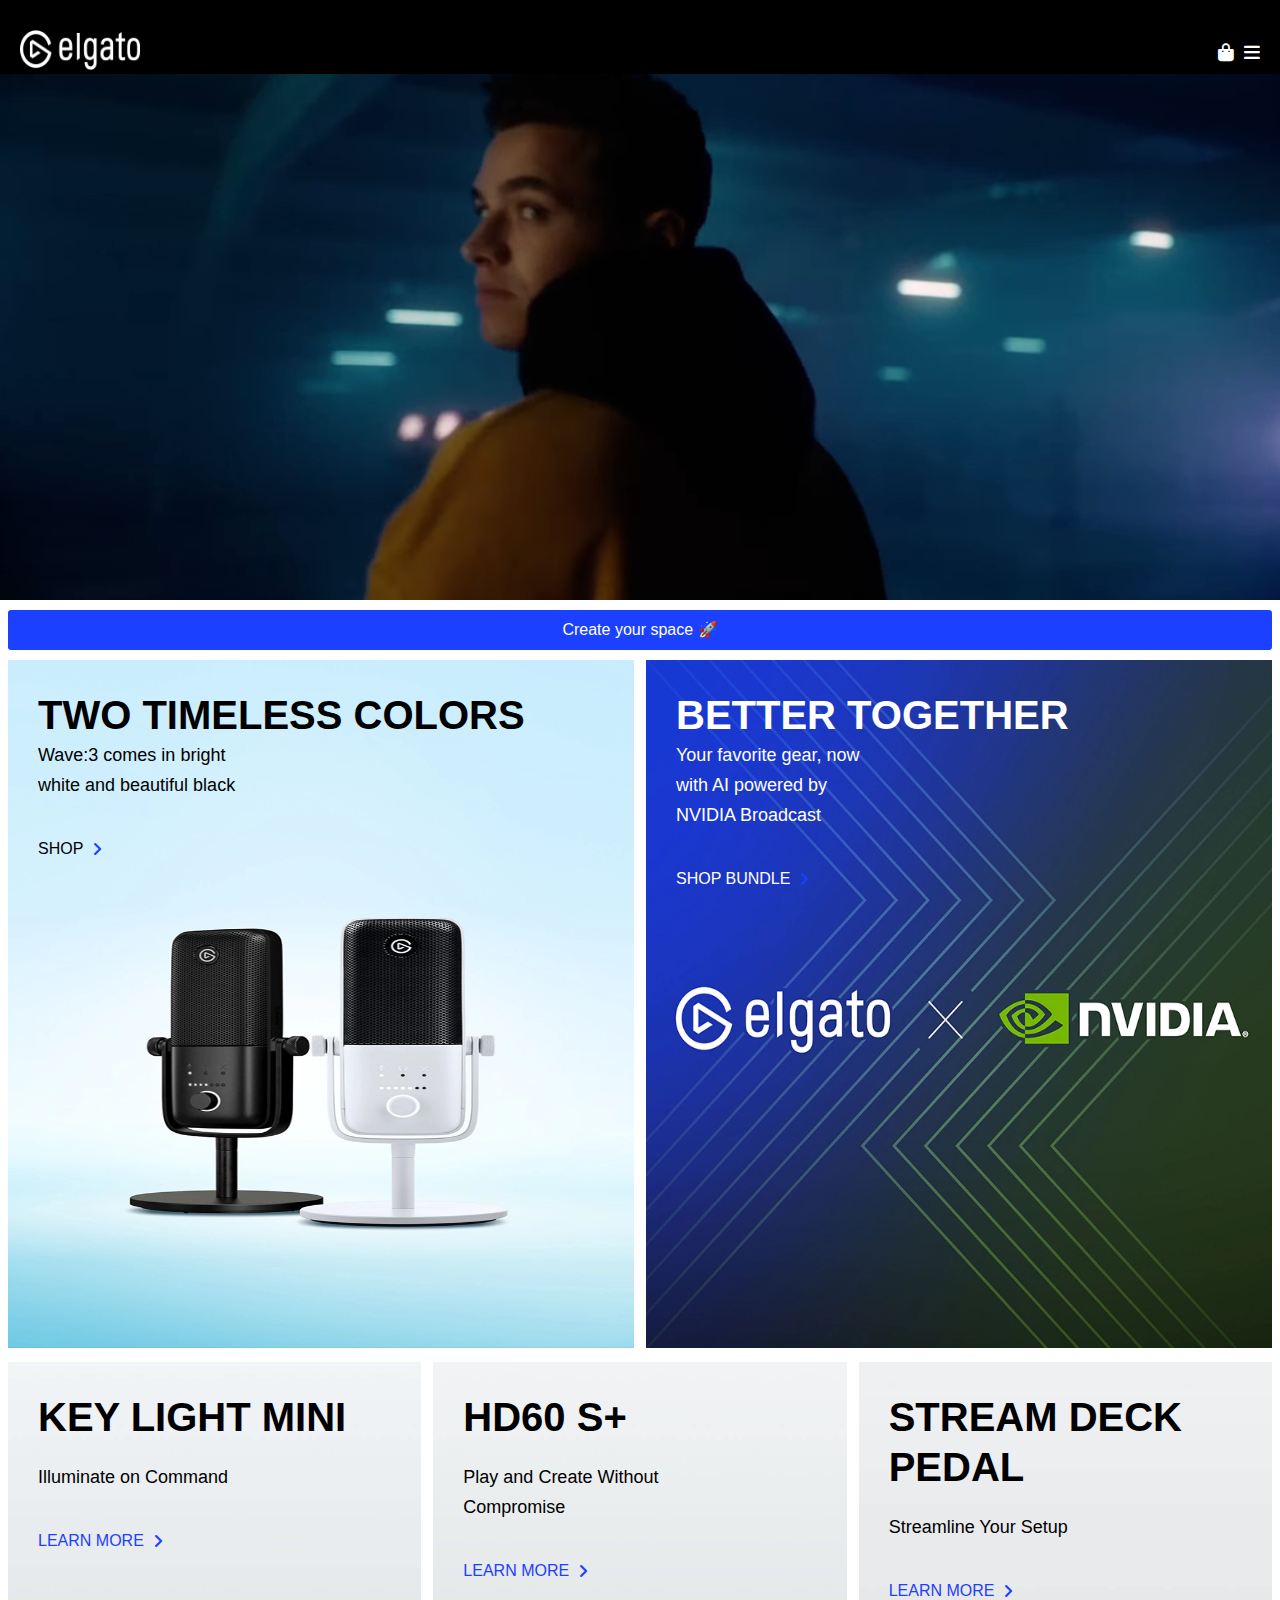
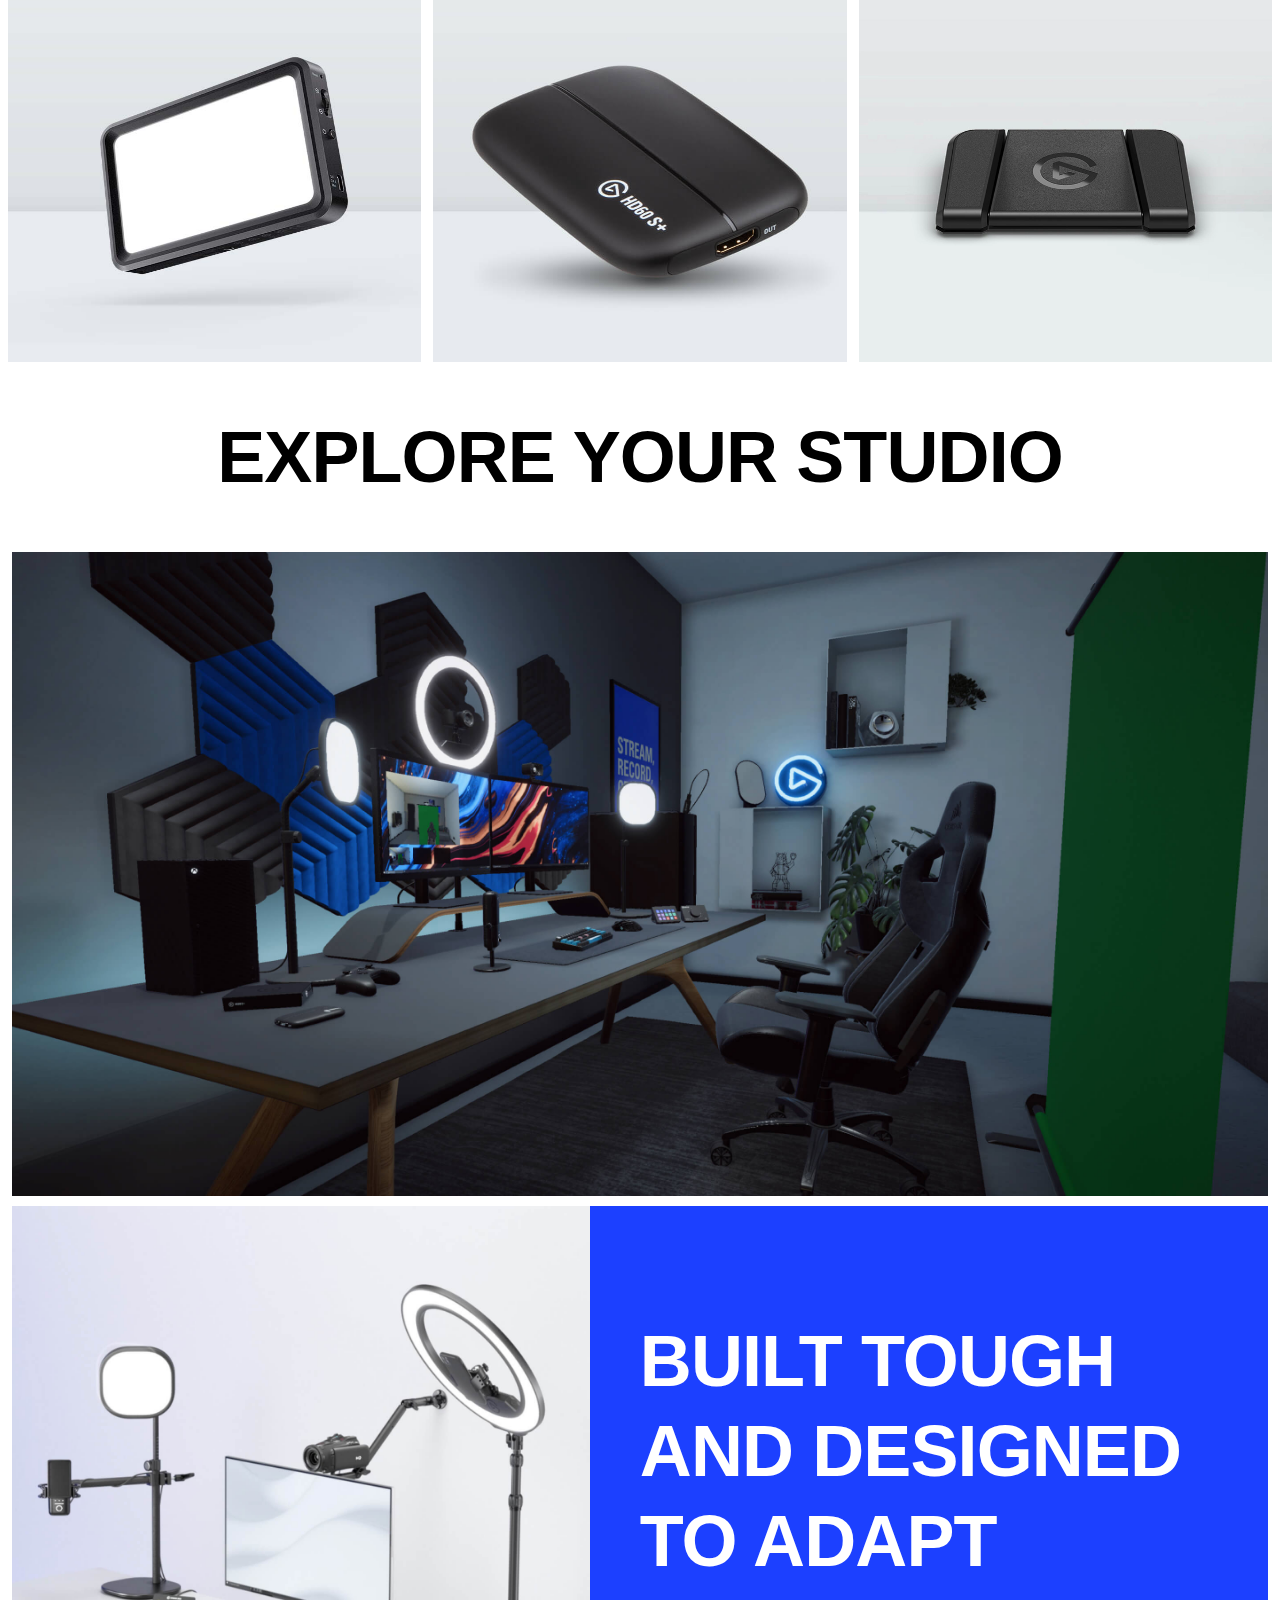
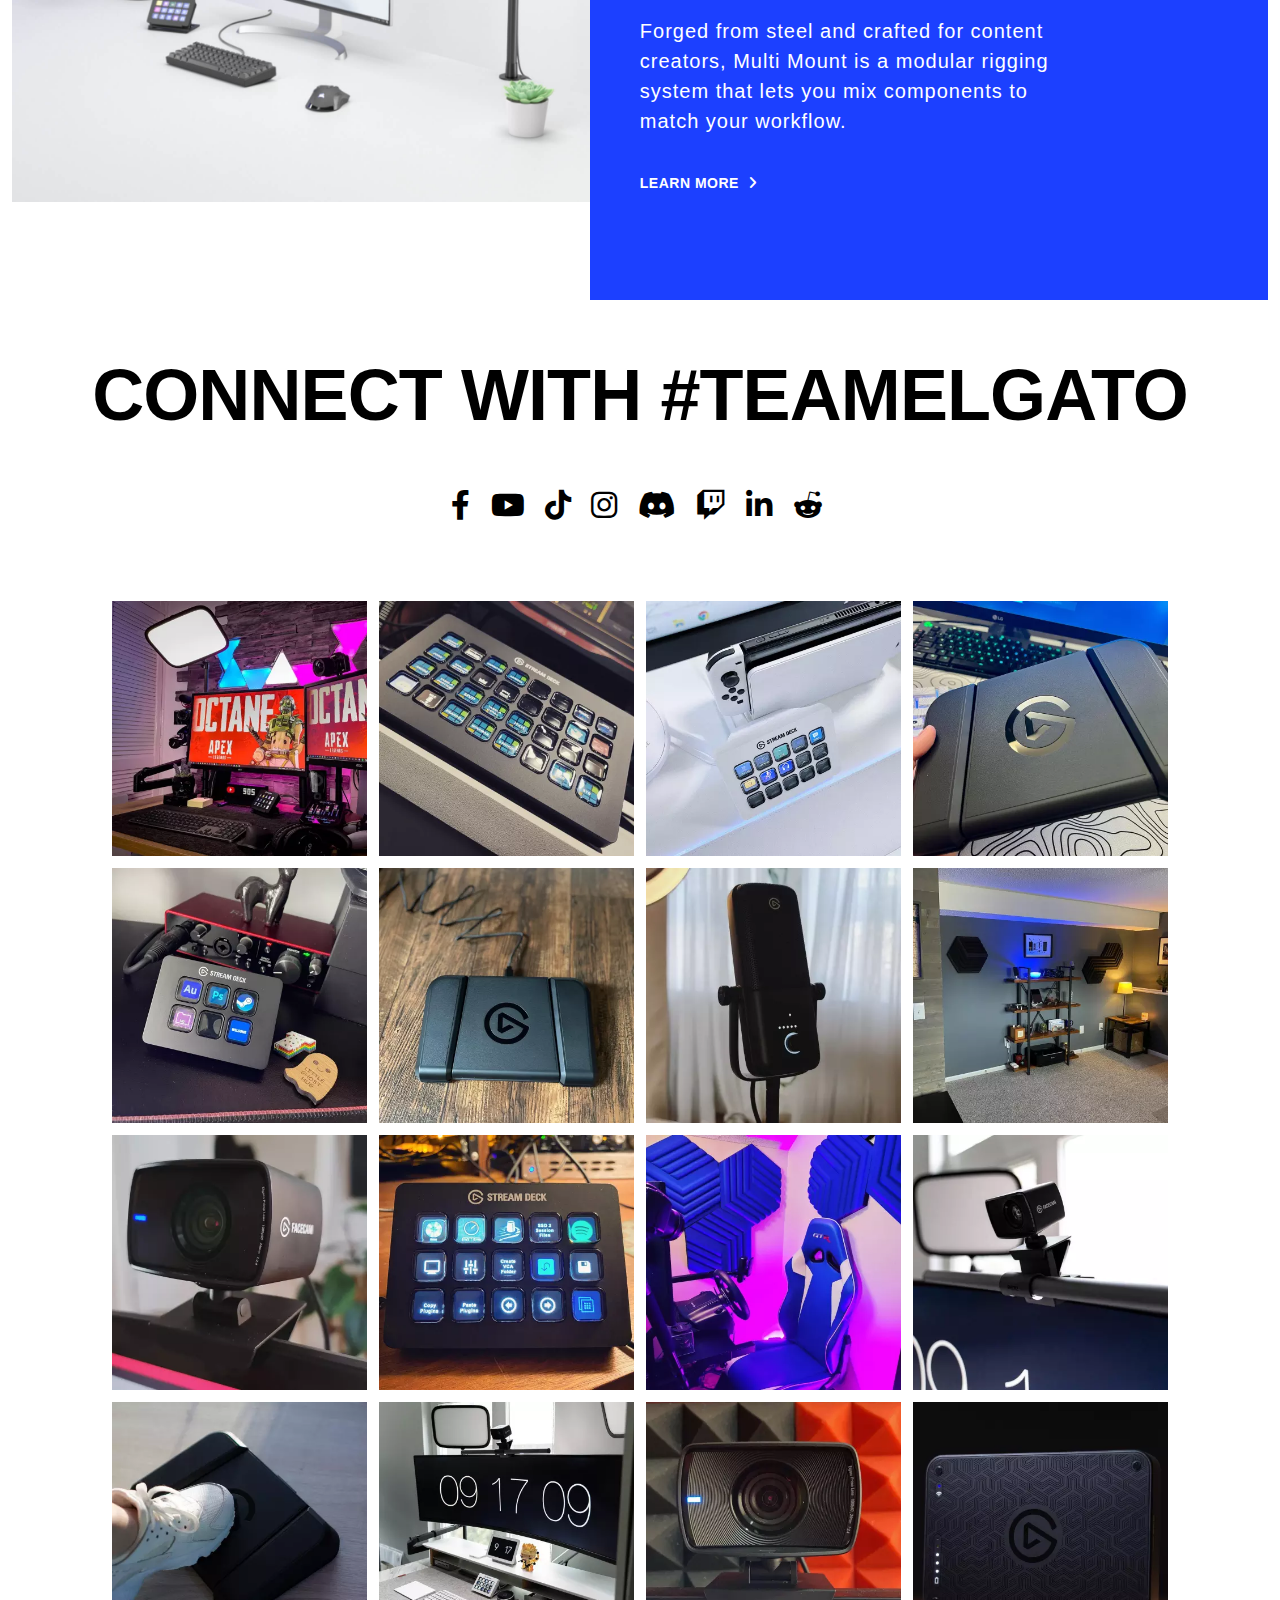
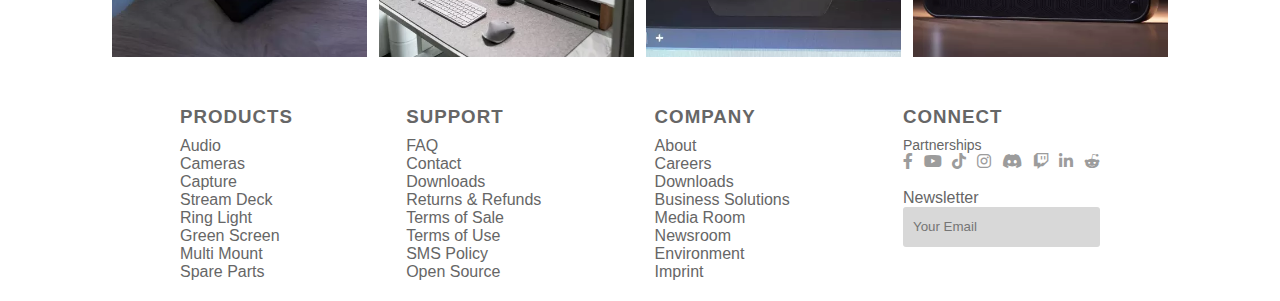
<file: index.html>
<!DOCTYPE html>
<html lang="en">

<head>
    <meta charset="UTF-8">
    <meta http-equiv="X-UA-Compatible" content="IE=edge">
    <meta name="viewport" content="width=device-width, initial-scale=1.0">
    <!-- <link rel="stylesheet" href="./css/responsive.css"> -->

    <link rel="stylesheet" href="./css/style.css">
    <link rel="stylesheet" href="">
    <link href="https://fonts.googleapis.com/css2?family=Roboto:ital,wght@0,300;0,400;0,500;1,700&display=swap"
        rel="stylesheet">
    <link rel="stylesheet" href="fontawesome-free-6.1.1-web/fontawesome-free-6.1.1-web/css/all.min.css">
    <link rel="shortcut icon" href="./images/logo-small.png" type="image/png" />
    <title>Elgato</title>
</head>

<body>

    <header>
        <video autoplay muted loop  class="header-video" style="height: 600px;">
            <source src="./video/video.mp4" type="video/mp4">
        </video>
        <div style="">
            <div class="header">
                <a href="index.html"> <img class="header-img" src="./images/logo.png" alt="">
                </a>
                <nav>
                    <ul class="header-menu">
                        <li> <a href="store.html">STORE</a>
                        </li>
                        <li class=""> <a href="#" class="">MICS</a>
                            <div class="header-subnav">
                                <div class="header-menu-child">
                                    <div class="header-menu-child-item">
                                        <img class="header-menu-img" src="./images/mics1.png" alt="">
                                        <h3 class="product-item"> Wave_1</h3>
                                    </div>
                                    <div class="header-menu-child-item">
                                        <img class="header-menu-img" src="./images/mics2.png" alt="">
                                        <h3 class="product-item"> Wave_1</h3>
                                    </div>
                                    <div class="header-menu-child-item">
                                        <img class="header-menu-img" src="./images/mics3.png" alt="">
                                        <h3 class="product-item"> Wave_1</h3>
                                    </div>
                                    <div class="header-menu-child-item">
                                        <img class="header-menu-img" src="./images/mics4.png" alt="">
                                        <h3 class="product-item"> Wave_1</h3>
                                    </div>
                                    <div class="header-menu-child-item">
                                        <img class="header-menu-img" src="./images/mics5.png" alt="">
                                        <h3 class="product-item"> Wave_1</h3>
                                    </div>
                                    <div class="header-menu-child-item">
                                        <img class="header-menu-img" src="./images/mics6.png" alt="">
                                        <h3 class="product-item"> Wave_1</h3>
                                    </div>
                                    <div class="header-menu-child-item">
                                        <img class="header-menu-img" src="./images/mics7.png" alt="">
                                        <h3 class="product-item"> Wave_1</h3>
                                    </div>
                                    <div class="header-menu-child-item">
                                        <img class="header-menu-img" src="./images/mics8.png" alt="">
                                        <h3 class="product-item"> Wave_1</h3>
                                    </div>
                                    <div class="header-menu-child-item">
                                        <img class="header-menu-img" src="./images/mics9.png" alt="">
                                        <h3 class="product-item"> Wave_1</h3>
                                    </div>
                                </div>
                            </div>
                        </li>
                        <li class=""> <a href="#">CAMERAS</a>
                            <div class="header-subnav">
                                <div class="header-menu-child">
                                    <div class="header-menu-child-item">
                                        <img class="header-menu-img" src="./images/fc1.png" alt="">
                                        <h3 class="product-item">
                                            Facecam
                                        </h3>
                                    </div>
                                    <div class="header-menu-child-item">
                                        <img class="header-menu-img" src="./images/fc2.png" alt="">
                                        <h3 class="product-item">
                                            cam link 4k
                                        </h3>
                                    </div>
                                    <div class="header-menu-child-item">
                                        <img class="header-menu-img" src="./images/fc3.png" alt="">
                                        <h3 class="product-item">
                                            cam link pro
                                        </h3>
                                    </div>
                                    <div class="header-menu-child-item">
                                        <img class="header-menu-img" src="./images/fc4.png" alt="">
                                        <h3 class="product-item">
                                            EPOCCAM
                                        </h3>
                                    </div>
                                </div>
                            </div>
                        </li>
                        <li class=""> <a href="#">CAPTURE</a>
                            <div class="header-subnav">
                                <div class="header-menu-child">
                                    <div class="header-menu-child-item">
                                        <img class="header-menu-img" src="./images/cap1.png" alt="">
                                        <h3 class="product-item">
                                            HD60 X
                                        </h3>
                                    </div>
                                    <div class="header-menu-child-item">
                                        <img class="header-menu-img" src="./images/cap2.png" alt="">
                                        <h3 class="product-item">
                                            HD60 S+
                                        </h3>
                                    </div>
                                    <div class="header-menu-child-item">
                                        <img class="header-menu-img" src="./images/cap3.png" alt="">
                                        <h3 class="product-item">
                                            4K60 S+
                                        </h3>
                                    </div>
                                    <div class="header-menu-child-item">
                                        <img class="header-menu-img" src="./images/cap4.png" alt="">
                                        <h3 class="product-item">
                                            4K60 PRO
                                        </h3>
                                    </div>
                                    <div class="header-menu-child-item">
                                        <img class="header-menu-img" src="./images/cap5.png" alt="">
                                        <h3 class="product-item">
                                            Screen Link
                                        </h3>
                                    </div>
                                    <div class="header-menu-child-item">
                                        <img class="header-menu-img" src="./images/cap6.png" alt="">
                                        <h3 class="product-item">
                                            Video Capture
                                        </h3>
                                    </div>
                                </div>
                            </div>
                        </li>
                        <li class=""> <a href="#">STREAM DECK</a>
                            <div class="header-subnav">
                                <div class="header-menu-child">
                                    <div class="header-menu-child-item">
                                        <img class="header-menu-img" src="./images/deck1.png" alt="">
                                        <h3 class="product-item2">
                                            STREAM DECK XL
                                        </h3>
                                    </div>
                                    <div class="header-menu-child-item">
                                        <img class="header-menu-img" src="./images/deck2.png" alt="">
                                        <h3 class="product-item2">
                                            Stream Deck
                                        </h3>
                                    </div>
                                    <div class="header-menu-child-item">
                                        <img class="header-menu-img" src="./images/deck3.png" alt="">
                                        <h3 class="product-item2">
                                            Stream Deck MK.2
                                        </h3>
                                    </div>
                                    <div class="header-menu-child-item">
                                        <img class="header-menu-img" src="./images/deck4.png" alt="">
                                        <h3 class="product-item2">
                                            Stream Deck Mini
                                        </h3>
                                    </div>
                                    <div class="header-menu-child-item">
                                        <img class="header-menu-img" src="./images/deck5.png" alt="">
                                        <h3 class="product-item2">
                                            stream deck pedal
                                        </h3>
                                    </div>
                                    <div class="header-menu-child-item">
                                        <img class="header-menu-img" src="./images/deck6.png" alt="">
                                        <h3 class="product-item2">
                                            STREAM DECK MOBILE
                                        </h3>
                                    </div>
                                    <div class="header-menu-child-item">
                                        <img class="header-menu-img" src="./images/deck7.png" alt="">
                                        <h3 class="product-item2">
                                            Software
                                        </h3>
                                    </div>
                                    <div class="header-menu-child-item">
                                        <img class="header-menu-img" src="./images/deck8.png" alt="">
                                        <h3 class="product-item2">
                                            Get Started
                                        </h3>
                                    </div>
                                    <div class="header-menu-child-item">
                                        <img class="header-menu-img" src="./images/deck9.png" alt="">
                                        <h3 class="product-item2">
                                            SDK
                                        </h3>
                                    </div>
                                </div>
                            </div>
                        </li>
                        <li class=""> <a href="#">LIGHTING</a>
                            <div class="header-subnav">
                                <div class="header-menu-child">
                                    <div class="header-menu-child-item">
                                        <img class="header-menu-img" src="./images/light1.png" alt="">
                                        <h3 class="product-item">
                                            Ring Light
                                        </h3>
                                    </div>
                                    <div class="header-menu-child-item">
                                        <img class="header-menu-img" src="./images/light2.png" alt="">
                                        <h3 class="product-item">
                                            Key Light Air
                                        </h3>
                                    </div>
                                    <div class="header-menu-child-item">
                                        <img class="header-menu-img" src="./images/light3.png" alt="">
                                        <h3 class="product-item">
                                            Key Light
                                        </h3>
                                    </div>
                                    <div class="header-menu-child-item">
                                        <img class="header-menu-img" src="./images/light4.png" alt="">
                                        <h3 class="product-item">
                                            key light mini
                                        </h3>
                                    </div>
                                    <div class="header-menu-child-item">
                                        <img class="header-menu-img" src="./images/light5.png" alt="">
                                        <h3 class="product-item">
                                            Light Strip
                                        </h3>
                                    </div>
                                </div>
                            </div>
                        </li>
                        <li class=""> <a href="#">GREEN SCREEN</a>
                            <div class="header-subnav">
                                <div class="header-menu-child">
                                    <div class="header-menu-child-item">
                                        <img class="header-menu-img" src="./images/green1.png" alt="">
                                        <h3 class="product-item">
                                            Green Screen MT
                                        </h3>
                                    </div>
                                    <div class="header-menu-child-item">
                                        <img class="header-menu-img" src="./images/green2.png" alt="">
                                        <h3 class="product-item">
                                            green screen
                                        </h3>
                                    </div>
                                    <div class="header-menu-child-item">
                                        <img class="header-menu-img" src="./images/green3.png"
                                            style="margin-left: 35px;" alt="">
                                        <h3 class="product-item">
                                            GREEN SCREEN MOUSE MAT
                                        </h3>
                                    </div>
                                </div>
                            </div>
                        </li>
                        <li class=""> <a href="#">MULTI MOUNT</a>
                            <div class="header-subnav">
                                <div class="header-menu-child">
                                    <div class="header-menu-child-item">
                                        <img class="header-menu-img" src="./images/multi1.png" alt="">
                                        <h3 class="product-item2">
                                            Multi Mount System
                                        </h3>
                                    </div>
                                    <div class="header-menu-child-item">
                                        <img class="header-menu-img" src="./images/multi2.png" alt="">
                                        <h3 class="product-item2">
                                            Configurator
                                        </h3>
                                    </div>
                                    <div class="header-menu-child-item">
                                        <img class="header-menu-img" src="./images/multi3.png" alt="">
                                        <h3 class="product-item2">
                                            Master Mount
                                        </h3>
                                    </div>
                                    <div class="header-menu-child-item">
                                        <img class="header-menu-img" src="./images/multi4.png" alt="">
                                        <h3 class="product-item2">
                                            wall mount
                                        </h3>
                                    </div>
                                    <div class="header-menu-child-item">
                                        <img class="header-menu-img" src="./images/multi5.png" alt="">
                                        <h3 class="product-item2">
                                            Flex Arm
                                        </h3>
                                    </div>
                                    <div class="header-menu-child-item">
                                        <img class="header-menu-img" src="./images/multi6.png" alt="">
                                        <h3 class="product-item2">
                                            Solid Arm
                                        </h3>
                                    </div>
                                    <div class="header-menu-child-item">
                                        <img class="header-menu-img" src="./images/multi7.png" alt="">
                                        <h3 class="product-item2">
                                            Heavy Base
                                        </h3>
                                    </div>
                                    <div class="header-menu-child-item">
                                        <img class="header-menu-img" src="./images/multi8.png" alt="">
                                        <h3 class="product-item2">
                                            Phone Grip
                                        </h3>
                                    </div>
                                    <div class="header-menu-child-item">
                                        <img class="header-menu-img" src="./images/multi9.png" alt="">
                                        <h3 class="product-item2">
                                            cold shoe
                                        </h3>
                                    </div>
                                </div>

                            </div>
                        </li>
                    </ul>
                </nav>
                <div class="header-menu-right">
                    <p>Downloads</p>
                    <i class="fa-solid fa-bag-shopping"></i>
                    <i class="fa-solid fa-bars header-menu-icon2"></i>
                </div>
            </div>
        </div>
    </header>
    <div class="item">
        <a href="" class="item-small">
            <div class="item-title">
                Create your space 🚀
            </div>
        </a>
    </div>
    <article>
        <div class="article-content">
            <a href="elgatoxnvidia.html" class="article-left">
                <img class="article-img" src="./images/sp1.png" alt="">
                <div class="article-tittle-box">
                    <h3>
                        TWO TIMELESS COLORS
                    </h3>
                    <div class="article-tittle-box2">
                        <p>Wave:3 comes in bright white and beautiful black</p>
                    </div>
                    <div class="article-tittle-box3">
                        <p>shop</p>
                        <i class="fa-solid fa-angle-right"></i>
                    </div>
                </div>

            </a>
            <a href="elgatoxnvidia.html" class="article-right">
                <img class="article-img" src="./images/what's1.png" alt="">
                <div class="article-tittle-box ">
                    <h3 style="color: white;">
                        BETTER TOGETHER
                    </h3>
                    <div class="article-tittle-box2">
                        <p style="color: white;">Your favorite gear, now with AI powered by NVIDIA Broadcast</p>
                    </div>
                    <div class="article-tittle-box3">
                        <p style="color: white;">
                            shop bundle
                        </p>
                        <i class="fa-solid fa-angle-right"></i>
                    </div>
                </div>
            </a>
        </div>
        <div class="article-content-small">
            <a href="#" class="article-content-small-box1">
                <div class="article-content-small-img1"></div>
                <div class="article-content-small-title">
                    <h3>
                        Key Light Mini
                    </h3>
                    <div class="article-tittle-box2">
                        <p>Illuminate on Command</p>
                    </div>
                    <div class="article-tittle-box3">
                        <p>
                            learn more
                        </p>
                        <i class="fa-solid fa-angle-right"></i>
                    </div>
                </div>
            </a>

            <a href="#" class="article-content-small-box1">
                <div class="article-content-small-img2">

                </div>
                <div class="article-content-small-title">
                    <h3>
                        HD60 s+
                    </h3>
                    <div class="article-tittle-box2">
                        <p>Play and Create Without Compromise</p>
                    </div>
                    <div class="article-tittle-box3">
                        <p>
                            learn more
                        </p>
                        <i class="fa-solid fa-angle-right"></i>
                    </div>
                </div>
            </a>

            <a href="#" class="article-content-small-box1">
                <div class="article-content-small-img3">

                </div>
                <div class="article-content-small-title">
                    <h3>
                        Stream Deck Pedal
                    </h3>
                    <div class="article-tittle-box2">
                        <p>Streamline Your Setup</p>
                    </div>
                    <div class="article-tittle-box3">
                        <p>
                            learn more
                        </p>
                        <i class="fa-solid fa-angle-right"></i>
                    </div>
                </div>
            </a>
        </div>
    </article>
    <aside>
        <h1>Explore Your Studio</h1>
        <img src="./images/sp6.png" alt="">
        <div class="aside-content">
            <div class="aside-img">
                <img src="./images/sp11.png" alt="">
            </div>
            <div class="aside-title">
                <div>
                    <h2>
                        BUILT TOUGH AND DESIGNED TO ADAPT
                    </h2>
                    <div class="aside-title2">
                        <p>Forged from steel and crafted for content creators, Multi Mount is a modular rigging system
                            that lets you mix components to match your workflow.</p>
                    </div>
                    <div class="aside-more">
                        <p>
                            learn more
                        </p>
                        <i class="fa-solid fa-angle-right"></i>
                    </div>
                </div>
            </div>
        </div>
        <h1>CONNECT WITH #TEAMELGATO</h1>
        <a href="" class="aside-title-small">
            <i class="fa-brands fa-facebook-f"></i>
            <i class="fa-brands fa-youtube"></i>
            <i class="fa-brands fa-tiktok"></i>
            <i class="fa-brands fa-instagram"></i>
            <i class="fa-brands fa-discord"></i>
            <i class="fa-brands fa-twitch"></i>
            <i class="fa-brands fa-linkedin-in"></i>
            <i class="fa-brands fa-reddit-alien"></i>
        </a>
        <a href="#" class="average">
            <img src="./images/danhgia1.png" alt="">
            <img src="./images/danhgia2.png" alt="">
            <img src="./images/danhgia3.png" alt="">
            <img src="./images/danhgia4.png" alt="">
            <img src="./images/danhgia5.png" alt="">
            <img src="./images/danhgia6.png" alt="">
            <img src="./images/danhgia7.png" alt="">
            <img src="./images/danhgia8.png" alt="">
            <img src="./images/danhgia9.png" alt="">
            <img src="./images/danhgia10.png" alt="">
            <img src="./images/danhgia11.png" alt="">
            <img src="./images/danhgia12.png" alt="">
            <img src="./images/danhgia13.png" alt="">
            <img src="./images/danhgia14.png" alt="">
            <img src="./images/danhgia15.png" alt="">
            <img src="./images/danhgia16.png" alt="">
        </a>
    </aside>

    <footer>
        <div class="product">
            <div href="#" class="product-link">
                <h3 class="product-title">PRODUCTS</h3>
                <div class="product-sell">
                    <a href="">
                        <p>Audio</p>
                    </a>
                    <a href="">
                        <p>Cameras</p>
                    </a>
                    <a href="">
                        <p>Capture</p>
                    </a>
                    <a href="">
                        <p>Stream Deck</p>
                    </a>
                    <a href="">
                        <p>Ring Light</p>
                    </a>
                    <a href="">
                        <p>Green Screen</p>
                    </a>
                    <a href="">
                        <p>Multi Mount</p>
                    </a>
                    <a href="">
                        <p>Spare Parts</p>
                    </a>
                </div>
                <div class="product-icon">
                    <i class="fa-solid fa-plus"></i>
                </div>
            </div>
        </div>
        <div class="product">
            <div href="#" class="product-link">
                <h3 class="product-title">SUPPORT</h3>
                <div class="product-sell">
                    <a href="">
                        <p>FAQ</p>
                    </a>
                    <a href="">
                        <p>Contact</p>
                    </a>
                    <a href="">
                        <p>Downloads</p>
                    </a>
                    <a href="">
                        <p>Returns & Refunds</p>
                    </a>
                    <a href="">
                        <p>Terms of Sale</p>
                    </a>
                    <a href="">
                        <p>Terms of Use</p>
                    </a>
                    <a href="">
                        <p>SMS Policy</p>
                    </a>
                    <a href="">
                        <p>Open Source</p>
                    </a>
                </div>
                <div class="product-icon">
                    <i class="fa-solid fa-plus"></i>
                </div>
            </div>
        </div>
        <div class="product">
            <div href="#" class="product-link">
                <h3 class="product-title">COMPANY</h3>
                <div class="product-sell">
                    <a href="">
                        <p>About</p>
                    </a>
                    <a href="./career.html">
                        <p>Careers</p>
                    </a>
                    <a href="">
                        <p>Downloads</p>
                    </a>
                    <a href="">
                        <p>Business Solutions</p>
                    </a>
                    <a href="">
                        <p>Media Room</p>
                    </a>
                    <a href="">
                        <p>Newsroom</p>
                    </a>
                    <a href="">
                        <p>Environment</p>
                    </a>
                    <a href="">
                        <p>Imprint</p>
                    </a>
                </div>
                <div class="product-icon">
                    <i class="fa-solid fa-plus"></i>
                </div>
            </div>
        </div>
        <div class="product">
            <a href="#" class="product-link">
                <h3 class="product-title">CONNECT</h3>
                <div class="product-sell">
                    <p style="font-size: 14px;">Partnerships</p>
                    <div class="footer-link">
                        <i class="fa-brands fa-facebook-f"></i>
                        <i class="fa-brands fa-youtube"></i>
                        <i class="fa-brands fa-tiktok"></i>
                        <i class="fa-brands fa-instagram"></i>
                        <i class="fa-brands fa-discord"></i>
                        <i class="fa-brands fa-twitch"></i>
                        <i class="fa-brands fa-linkedin-in"></i>
                        <i class="fa-brands fa-reddit-alien"></i>
                    </div>
                    <p>Newsletter</p>
                    <input class="footer-submit" type="text" placeholder="Your Email">
                </div>
                <div class="product-icon">
                    <i class="fa-solid fa-plus"></i>
                </div>
            </a>
        </div>
    </footer>

    <script src="./js/jquery-3.6.0.min.js"></script>
    <script>
        $(document).ready(function () {
            $(window).scroll(function () {
                if ($(this).scrollTop()) {
                    $(".header").addClass("sticky");
                } else {
                    $(".header").removeClass("sticky");
                }
            })
        })
    </script>
</body>

</html>
</file>
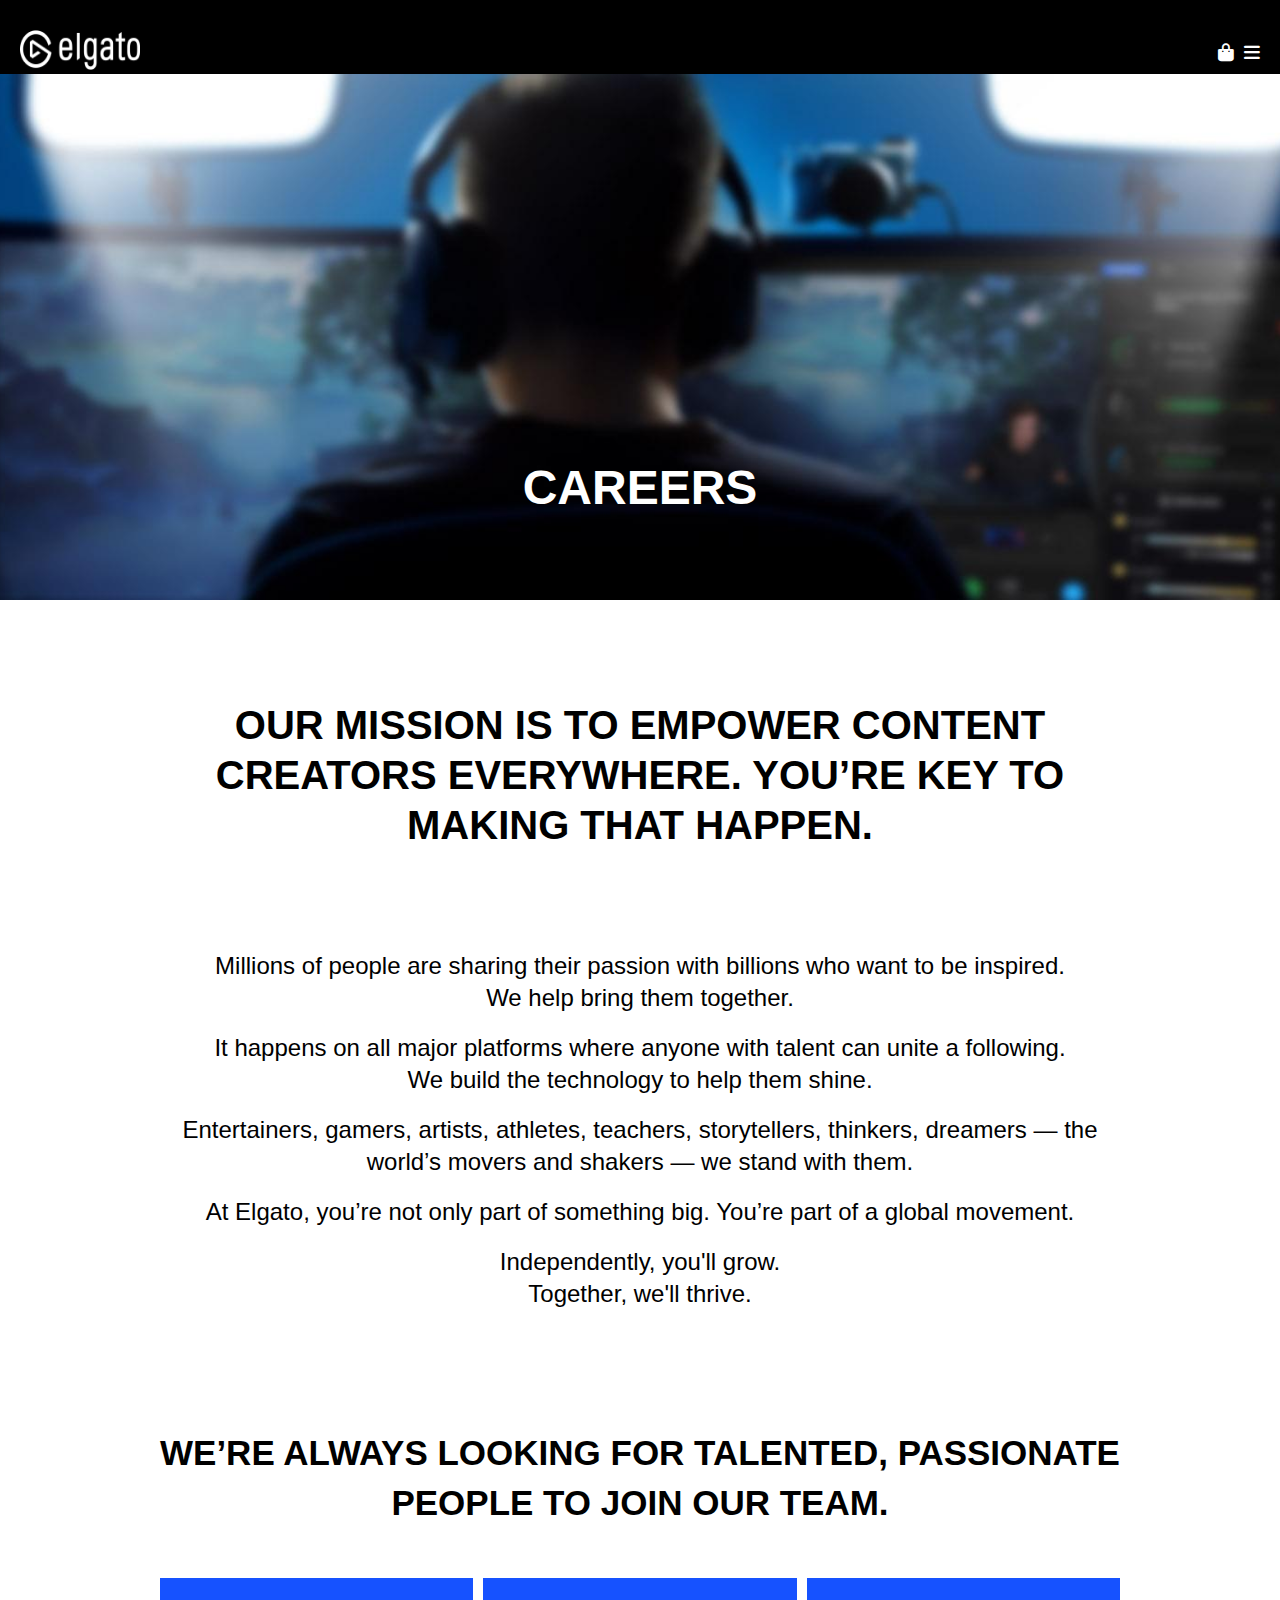
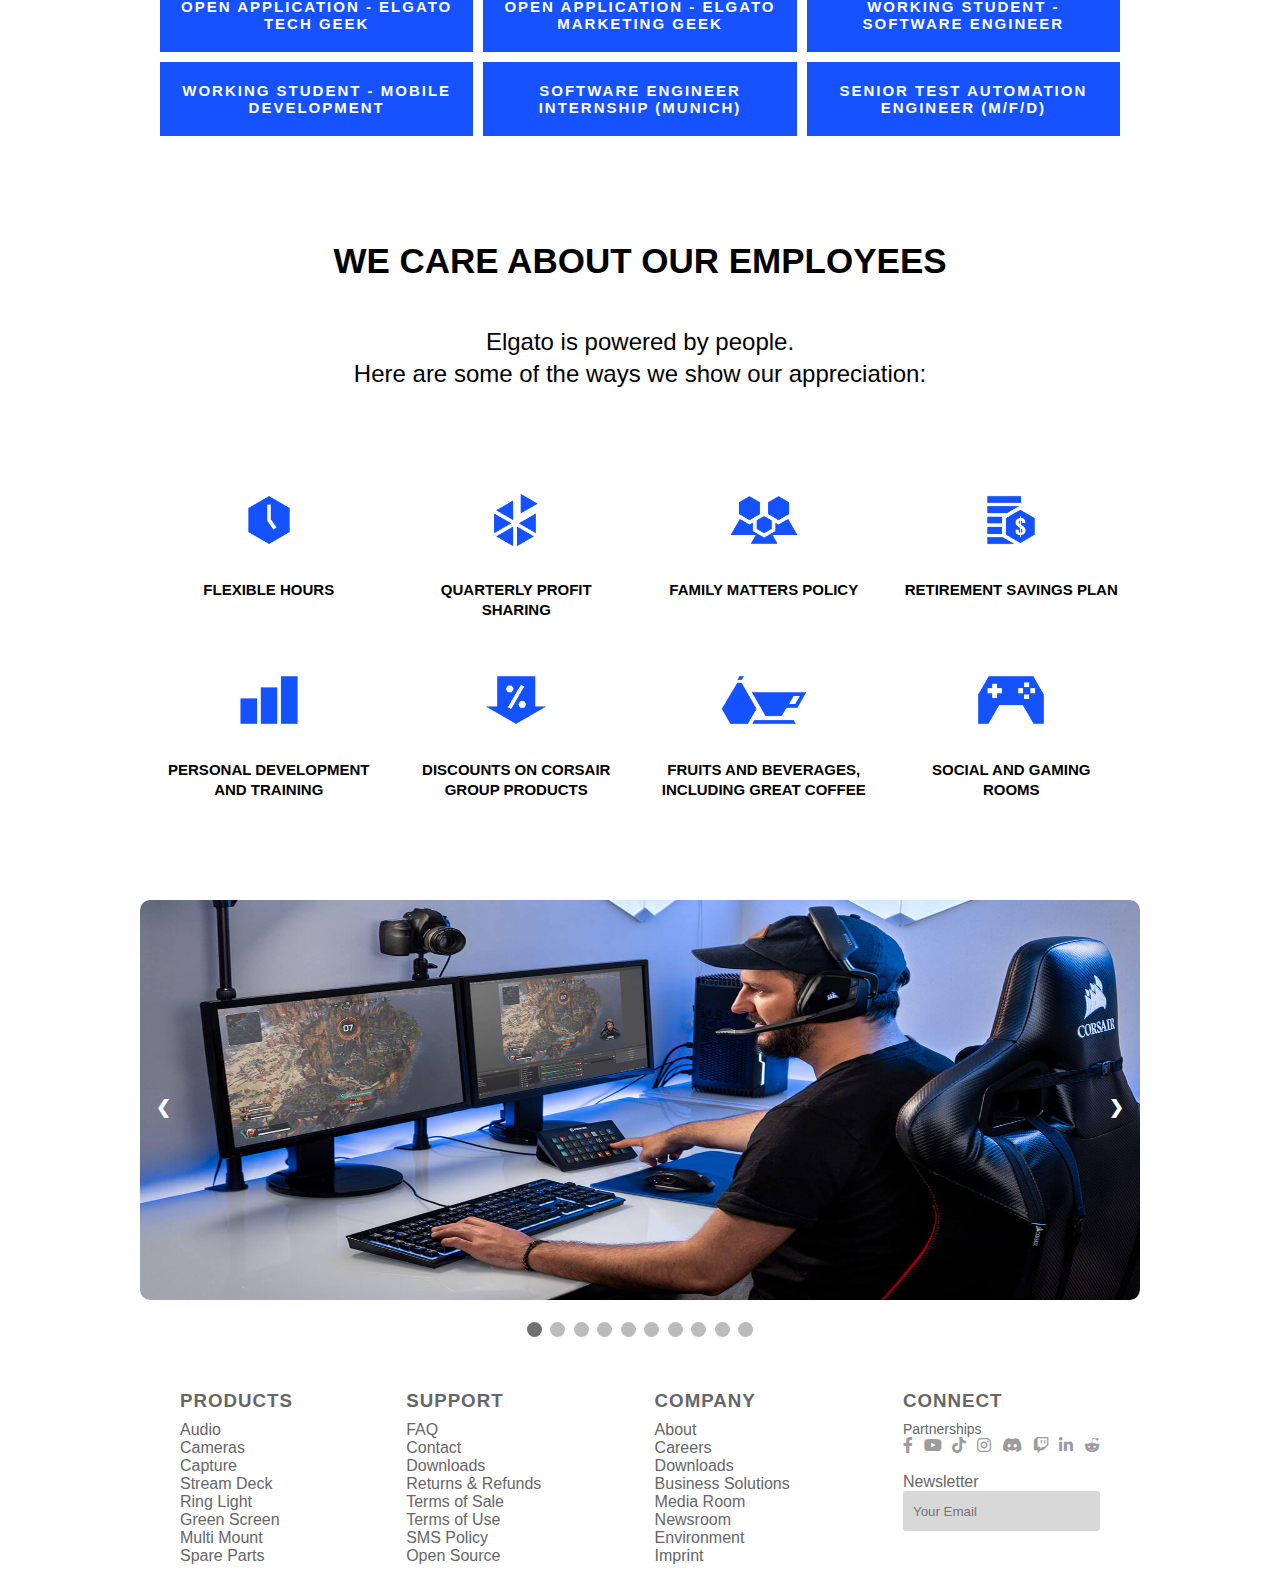
<file: career.html>
<!DOCTYPE html>
<html lang="en">

<head>
    <meta charset="UTF-8">
    <meta http-equiv="X-UA-Compatible" content="IE=edge">
    <meta name="viewport" content="width=device-width, initial-scale=1.0">
    <link rel="stylesheet" href="./css/career.css">
    <link rel="stylesheet" href="">
    <link href="https://fonts.googleapis.com/css2?family=Roboto:ital,wght@0,300;0,400;0,500;1,700&display=swap"
        rel="stylesheet">
    <link rel="stylesheet" href="fontawesome-free-6.1.1-web/fontawesome-free-6.1.1-web/css/all.min.css">
    <link rel="shortcut icon" href="./images/logo-small.png" type="image/png" />
    <title>Careers</title>
</head>

<body>
    <header>
        <div class="header-banner" style="height: 600px;">
            <img class="banner-img" src="./images/banner.png">
        </div>
        <div style="">
            <div class="header">
                <a href="index.html"> <img class="header-img" src="./images/logo.png" alt="">
                </a>
                <nav>
                    <ul class="header-menu">
                        <li> <a href="store.html">STORE</a>
                        </li>
                        <li> <a href="#">MICS</a>
                            <div class="header-subnav">
                                <div class="header-menu-child">
                                    <div class="header-menu-child-item">
                                        <img class="header-menu-img" src="./images/mics1.png" alt="">
                                        <h3 class="product-item"> Wave_1</h3>
                                    </div>
                                    <div class="header-menu-child-item">
                                        <img class="header-menu-img" src="./images/mics2.png" alt="">
                                        <h3 class="product-item"> Wave_1</h3>
                                    </div>
                                    <div class="header-menu-child-item">
                                        <img class="header-menu-img" src="./images/mics3.png" alt="">
                                        <h3 class="product-item"> Wave_1</h3>
                                    </div>
                                    <div class="header-menu-child-item">
                                        <img class="header-menu-img" src="./images/mics4.png" alt="">
                                        <h3 class="product-item"> Wave_1</h3>
                                    </div>
                                    <div class="header-menu-child-item">
                                        <img class="header-menu-img" src="./images/mics5.png" alt="">
                                        <h3 class="product-item"> Wave_1</h3>
                                    </div>
                                    <div class="header-menu-child-item">
                                        <img class="header-menu-img" src="./images/mics6.png" alt="">
                                        <h3 class="product-item"> Wave_1</h3>
                                    </div>
                                    <div class="header-menu-child-item">
                                        <img class="header-menu-img" src="./images/mics7.png" alt="">
                                        <h3 class="product-item"> Wave_1</h3>
                                    </div>
                                    <div class="header-menu-child-item">
                                        <img class="header-menu-img" src="./images/mics8.png" alt="">
                                        <h3 class="product-item"> Wave_1</h3>
                                    </div>
                                    <div class="header-menu-child-item">
                                        <img class="header-menu-img" src="./images/mics9.png" alt="">
                                        <h3 class="product-item"> Wave_1</h3>
                                    </div>
                                </div>
                            </div>
                        </li>
                        <li> <a href="#">CAMERAS</a>
                            <div class="header-subnav">
                                <div class="header-menu-child">
                                    <div class="header-menu-child-item">
                                        <img class="header-menu-img" src="./images/fc1.png" alt="">
                                        <h3 class="product-item">
                                            Facecam
                                        </h3>
                                    </div>
                                    <div class="header-menu-child-item">
                                        <img class="header-menu-img" src="./images/fc2.png" alt="">
                                        <h3 class="product-item">
                                            cam link 4k
                                        </h3>
                                    </div>
                                    <div class="header-menu-child-item">
                                        <img class="header-menu-img" src="./images/fc3.png" alt="">
                                        <h3 class="product-item">
                                            cam link pro
                                        </h3>
                                    </div>
                                    <div class="header-menu-child-item">
                                        <img class="header-menu-img" src="./images/fc4.png" alt="">
                                        <h3 class="product-item">
                                            EPOCCAM
                                        </h3>
                                    </div>
                                </div>
                            </div>
                        </li>
                        <li> <a href="#">CAPTURE</a>
                            <div class="header-subnav">
                                <div class="header-menu-child">
                                    <div class="header-menu-child-item">
                                        <img class="header-menu-img" src="./images/cap1.png" alt="">
                                        <h3 class="product-item">
                                            HD60 X
                                        </h3>
                                    </div>
                                    <div class="header-menu-child-item">
                                        <img class="header-menu-img" src="./images/cap2.png" alt="">
                                        <h3 class="product-item">
                                            HD60 S+
                                        </h3>
                                    </div>
                                    <div class="header-menu-child-item">
                                        <img class="header-menu-img" src="./images/cap3.png" alt="">
                                        <h3 class="product-item">
                                            4K60 S+
                                        </h3>
                                    </div>
                                    <div class="header-menu-child-item">
                                        <img class="header-menu-img" src="./images/cap4.png" alt="">
                                        <h3 class="product-item">
                                            4K60 PRO
                                        </h3>
                                    </div>
                                    <div class="header-menu-child-item">
                                        <img class="header-menu-img" src="./images/cap5.png" alt="">
                                        <h3 class="product-item">
                                            Screen Link
                                        </h3>
                                    </div>
                                    <div class="header-menu-child-item">
                                        <img class="header-menu-img" src="./images/cap6.png" alt="">
                                        <h3 class="product-item">
                                            Video Capture
                                        </h3>
                                    </div>
                                </div>
                            </div>
                        </li>
                        <li> <a href="#">STREAM DECK</a>
                            <div class="header-subnav">
                                <div class="header-menu-child">
                                    <div class="header-menu-child-item">
                                        <img class="header-menu-img" src="./images/deck1.png" alt="">
                                        <h3 class="product-item2">
                                            STREAM DECK XL
                                        </h3>
                                    </div>
                                    <div class="header-menu-child-item">
                                        <img class="header-menu-img" src="./images/deck2.png" alt="">
                                        <h3 class="product-item2">
                                            Stream Deck
                                        </h3>
                                    </div>
                                    <div class="header-menu-child-item">
                                        <img class="header-menu-img" src="./images/deck3.png" alt="">
                                        <h3 class="product-item2">
                                            Stream Deck MK.2
                                        </h3>
                                    </div>
                                    <div class="header-menu-child-item">
                                        <img class="header-menu-img" src="./images/deck4.png" alt="">
                                        <h3 class="product-item2">
                                            Stream Deck Mini
                                        </h3>
                                    </div>
                                    <div class="header-menu-child-item">
                                        <img class="header-menu-img" src="./images/deck5.png" alt="">
                                        <h3 class="product-item2">
                                            stream deck pedal
                                        </h3>
                                    </div>
                                    <div class="header-menu-child-item">
                                        <img class="header-menu-img" src="./images/deck6.png" alt="">
                                        <h3 class="product-item2">
                                            STREAM DECK MOBILE
                                        </h3>
                                    </div>
                                    <div class="header-menu-child-item">
                                        <img class="header-menu-img" src="./images/deck7.png" alt="">
                                        <h3 class="product-item2">
                                            Software
                                        </h3>
                                    </div>
                                    <div class="header-menu-child-item">
                                        <img class="header-menu-img" src="./images/deck8.png" alt="">
                                        <h3 class="product-item2">
                                            Get Started
                                        </h3>
                                    </div>
                                    <div class="header-menu-child-item">
                                        <img class="header-menu-img" src="./images/deck9.png" alt="">
                                        <h3 class="product-item2">
                                            SDK
                                        </h3>
                                    </div>
                                </div>
                            </div>
                        </li>
                        <li> <a href="#">LIGHTING</a>
                            <div class="header-subnav">
                                <div class="header-menu-child">
                                    <div class="header-menu-child-item">
                                        <img class="header-menu-img" src="./images/light1.png" alt="">
                                        <h3 class="product-item">
                                            Ring Light
                                        </h3>
                                    </div>
                                    <div class="header-menu-child-item">
                                        <img class="header-menu-img" src="./images/light2.png" alt="">
                                        <h3 class="product-item">
                                            Key Light Air
                                        </h3>
                                    </div>
                                    <div class="header-menu-child-item">
                                        <img class="header-menu-img" src="./images/light3.png" alt="">
                                        <h3 class="product-item">
                                            Key Light
                                        </h3>
                                    </div>
                                    <div class="header-menu-child-item">
                                        <img class="header-menu-img" src="./images/light4.png" alt="">
                                        <h3 class="product-item">
                                            key light mini
                                        </h3>
                                    </div>
                                    <div class="header-menu-child-item">
                                        <img class="header-menu-img" src="./images/light5.png" alt="">
                                        <h3 class="product-item">
                                            Light Strip
                                        </h3>
                                    </div>
                                </div>
                            </div>
                        </li>
                        <li> <a href="#">GREEN SCREEN</a>
                            <div class="header-subnav">
                                <div class="header-menu-child">
                                    <div class="header-menu-child-item">
                                        <img class="header-menu-img" src="./images/green1.png" alt="">
                                        <h3 class="product-item">
                                            Green Screen MT
                                        </h3>
                                    </div>
                                    <div class="header-menu-child-item">
                                        <img class="header-menu-img" src="./images/green2.png" alt="">
                                        <h3 class="product-item">
                                            green screen
                                        </h3>
                                    </div>
                                    <div class="header-menu-child-item">
                                        <img class="header-menu-img" src="./images/green3.png"
                                            style="margin-left: 35px;" alt="">
                                        <h3 class="product-item">
                                            GREEN SCREEN MOUSE MAT
                                        </h3>
                                    </div>
                                </div>
                            </div>
                        </li>
                        <li> <a href="#">MULTI MOUNT</a>
                            <div class="header-subnav">
                                <div class="header-menu-child">
                                    <div class="header-menu-child-item">
                                        <img class="header-menu-img" src="./images/multi1.png" alt="">
                                        <h3 class="product-item2">
                                            Multi Mount System
                                        </h3>
                                    </div>
                                    <div class="header-menu-child-item">
                                        <img class="header-menu-img" src="./images/multi2.png" alt="">
                                        <h3 class="product-item2">
                                            Configurator
                                        </h3>
                                    </div>
                                    <div class="header-menu-child-item">
                                        <img class="header-menu-img" src="./images/multi3.png" alt="">
                                        <h3 class="product-item2">
                                            Master Mount
                                        </h3>
                                    </div>
                                    <div class="header-menu-child-item">
                                        <img class="header-menu-img" src="./images/multi4.png" alt="">
                                        <h3 class="product-item2">
                                            wall mount
                                        </h3>
                                    </div>
                                    <div class="header-menu-child-item">
                                        <img class="header-menu-img" src="./images/multi5.png" alt="">
                                        <h3 class="product-item2">
                                            Flex Arm
                                        </h3>
                                    </div>
                                    <div class="header-menu-child-item">
                                        <img class="header-menu-img" src="./images/multi6.png" alt="">
                                        <h3 class="product-item2">
                                            Solid Arm
                                        </h3>
                                    </div>
                                    <div class="header-menu-child-item">
                                        <img class="header-menu-img" src="./images/multi7.png" alt="">
                                        <h3 class="product-item2">
                                            Heavy Base
                                        </h3>
                                    </div>
                                    <div class="header-menu-child-item">
                                        <img class="header-menu-img" src="./images/multi8.png" alt="">
                                        <h3 class="product-item2">
                                            Phone Grip
                                        </h3>
                                    </div>
                                    <div class="header-menu-child-item">
                                        <img class="header-menu-img" src="./images/multi9.png" alt="">
                                        <h3 class="product-item2">
                                            cold shoe
                                        </h3>
                                    </div>
                                </div>

                            </div>
                        </li>
                    </ul>
                </nav>
                <div class="header-menu-right">
                    <p>Downloads</p>
                    <i class="fa-solid fa-bag-shopping"></i>
                    <i class="fa-solid fa-bars header-menu-icon2"></i>
                </div>
            </div>
        </div>
        <div class="career">
            <p class="career-name">CAREERS</p>
        </div>
    </header>
    <aside class="aside-main">
        <section class="wrapper">
            <div>
                <p class="aside-frist">
                    OUR MISSION IS TO EMPOWER CONTENT CREATORS EVERYWHERE.
                    YOU’RE KEY TO MAKING THAT HAPPEN.
                </p>
                <div class="aside-content">
                    <p class="aside-second">Millions of people are sharing their passion with billions who want to be
                        inspired. <br>
                        We help bring them together.
                    </p> <br>
                    <p class="aside-second">
                        It happens on all major platforms where anyone with talent can unite a following. <br>
                        We build the technology to help them shine.
                    </p> <br>
                    <p class="aside-second">
                        Entertainers, gamers, artists, athletes, teachers, storytellers, thinkers, dreamers — the
                        world’s movers and shakers — we stand with them.
                    </p> <br>
                    <p class="aside-second"> At Elgato, you’re not only part of something big. You’re part of a global
                        movement.

                    </p> <br>
                    <p class="aside-second">
                        Independently, you'll grow. <br>
                        Together, we'll thrive.
                    </p> <br>
                </div>
            </div>
            <div class="aside-look">
                <p class="aside-third">
                    WE’RE ALWAYS LOOKING FOR TALENTED, PASSIONATE <br> PEOPLE TO JOIN OUR TEAM.
                </p>
                <div class="aside-info">
                    <div class="aside-job">
                        <p>
                            Open Application - Elgato Tech Geek
                        </p>
                    </div>
                    <div class="aside-job">
                        <p>
                            Open application - Elgato Marketing Geek
                        </p>
                    </div>
                    <div class="aside-job">
                        <p>
                            Working Student - Software Engineer
                        </p>
                    </div>
                    <div class="aside-job">
                        <p>
                            Working Student - Mobile Development
                        </p>
                    </div>
                    <div class="aside-job">
                        <p>
                            Software Engineer Internship (Munich)
                        </p>
                    </div>
                    <div class="aside-job">
                        <p>
                            Senior Test Automation Engineer (m/f/d)
                        </p>
                    </div>
                </div>
            </div>
            <div class="aside-care">
                <div>
                    <p class="aside-third">
                        WE CARE ABOUT OUR EMPLOYEES
                    </p>
                    <p class="aside-second" style="text-align: center; margin-bottom: 80px;"> Elgato is powered by
                        people.
                        <br>
                        Here are some of the ways we show our appreciation:
                    </p>
                </div>
                <div class="aside-care-icon">
                    <div class="aside-care-box">
                        <div class="aside-box-icon">
                            <img class="aside-care-img" src="./images/care.png" alt="">
                        </div>
                        <p class="aside-care-name">Flexible hours</p>
                    </div>
                    <div class="aside-care-box">
                        <div class="aside-box-icon">
                            <img class="aside-care-img" src="./images/care2.png" alt="">
                        </div>
                        <p class="aside-care-name">Quarterly profit sharing</p>
                    </div>
                    <div class="aside-care-box">
                        <div class="aside-box-icon">
                            <img class="aside-care-img" src="./images/care3.png" alt="">
                        </div>
                        <p class="aside-care-name">Family matters policy</p>
                    </div>
                    <div class="aside-care-box">
                        <div class="aside-box-icon">
                            <img class="aside-care-img" src="./images/care4.png" alt="">
                        </div>
                        <p class="aside-care-name">Retirement savings plan</p>
                    </div>
                    <div class="aside-care-box">
                        <div class="aside-box-icon">
                            <img class="aside-care-img" src="./images/care5.png" alt="">
                        </div>
                        <p class="aside-care-name">Personal development and training</p>
                    </div>
                    <div class="aside-care-box">
                        <div class="aside-box-icon">
                            <img class="aside-care-img" src="./images/care6.png" alt="">
                        </div>
                        <p class="aside-care-name">Discounts on CORSAIR Group products</p>
                    </div>
                    <div class="aside-care-box">
                        <div class="aside-box-icon">
                            <img class="aside-care-img" src="./images/care7.png" alt="">
                        </div>
                        <p class="aside-care-name">Fruits and beverages, including great coffee</p>
                    </div>
                    <div class="aside-care-box">
                        <div class="aside-box-icon">
                            <img class="aside-care-img" src="./images/care8.png" alt="">
                        </div>
                        <p class="aside-care-name">Social and gaming rooms</p>
                    </div>
                </div>
            </div>
        </section>
    </aside>
    <div class="slideshow-container">
        <!-- Kết hợp hình ảnh và nội dung cho mội phần tử trong slideshow-->
        <div class="mySlides fade">
            <img class="myslides-img" src="./images/proslider.png" style="width:100%; height: 400px;">

        </div>
        <div class="mySlides fade">
            <img class="myslides-img" src="./images/proslider2.png" style="width:100%; height: 400px;">

        </div>
        <div class="mySlides fade">
            <img class="myslides-img" src="./images/proslider3.png" style="width:100%; height: 400px;">
        </div>
        <div class="mySlides fade">
            <img class="myslides-img" src="./images/proslider4.png" style="width:100%; height: 400px;">
        </div>
        <div class="mySlides fade">
            <img class="myslides-img" src="./images/proslider5.png" style="width:100%; height: 400px;">
        </div>
        <div class="mySlides fade">
            <img class="myslides-img" src="./images/proslider7.png" style="width:100%; height: 400px;">
        </div>
        <div class="mySlides fade">
            <img class="myslides-img" src="./images/proslider8.png" style="width:100%; height: 400px;">
        </div>
        <div class="mySlides fade">
            <img class="myslides-img" src="./images/proslider9.png" style="width:100%; height: 400px;">
        </div>
        <div class="mySlides fade">
            <img class="myslides-img" src="./images/proslider10.png" style="width:100%; height: 400px;">
        </div>
        <div class="mySlides fade">
            <img class="myslides-img" src="./images/proslider11.png" style="width:100%; height: 400px;">
        </div>
        <!-- Nút điều khiển mũi tên-->
        <a class="prev" onclick="plusSlides(-1)">❮</a>
        <a class="next" onclick="plusSlides(1)">❯</a>
    </div>
    <br>
    <!-- Nút tròn điều khiển slideshow-->
    <div style="text-align:center">
        <span class="dot" onclick="currentSlide(1)"></span>
        <span class="dot" onclick="currentSlide(2)"></span>
        <span class="dot" onclick="currentSlide(3)"></span>
        <span class="dot" onclick="currentSlide(4)"></span>
        <span class="dot" onclick="currentSlide(5)"></span>
        <span class="dot" onclick="currentSlide(6)"></span>
        <span class="dot" onclick="currentSlide(7)"></span>
        <span class="dot" onclick="currentSlide(8)"></span>
        <span class="dot" onclick="currentSlide(9)"></span>
        <span class="dot" onclick="currentSlide(10)"></span>

    </div>
    
    <footer>
        <div class="product">
            <div href="#" class="product-link">
                <h3 class="product-title">PRODUCTS</h3>
                <div class="product-sell">
                    <a href="">
                        <p>Audio</p>
                    </a>
                    <a href="">
                        <p>Cameras</p>
                    </a>
                    <a href="">
                        <p>Capture</p>
                    </a>
                    <a href="">
                        <p>Stream Deck</p>
                    </a>
                    <a href="">
                        <p>Ring Light</p>
                    </a>
                    <a href="">
                        <p>Green Screen</p>
                    </a>
                    <a href="">
                        <p>Multi Mount</p>
                    </a>
                    <a href="">
                        <p>Spare Parts</p>
                    </a>
                </div>
                <div class="product-icon">
                    <i class="fa-solid fa-plus"></i>
                </div>
            </div>
        </div>
        <div class="product">
            <div href="#" class="product-link">
                <h3 class="product-title">SUPPORT</h3>
                <div class="product-sell">
                    <a href="">
                        <p>FAQ</p>
                    </a>
                    <a href="">
                        <p>Contact</p>
                    </a>
                    <a href="">
                        <p>Downloads</p>
                    </a>
                    <a href="">
                        <p>Returns & Refunds</p>
                    </a>
                    <a href="">
                        <p>Terms of Sale</p>
                    </a>
                    <a href="">
                        <p>Terms of Use</p>
                    </a>
                    <a href="">
                        <p>SMS Policy</p>
                    </a>
                    <a href="">
                        <p>Open Source</p>
                    </a>
                </div>
                <div class="product-icon">
                    <i class="fa-solid fa-plus"></i>
                </div>
            </div>
        </div>
        <div class="product">
            <div href="#" class="product-link">
                <h3 class="product-title">COMPANY</h3>
                <div class="product-sell">
                    <a href="">
                        <p>About</p>
                    </a>
                    <a href="./career.html">
                        <p>Careers</p>
                    </a>
                    <a href="">
                        <p>Downloads</p>
                    </a>
                    <a href="">
                        <p>Business Solutions</p>
                    </a>
                    <a href="">
                        <p>Media Room</p>
                    </a>
                    <a href="">
                        <p>Newsroom</p>
                    </a>
                    <a href="">
                        <p>Environment</p>
                    </a>
                    <a href="">
                        <p>Imprint</p>
                    </a>
                </div>
                <div class="product-icon">
                    <i class="fa-solid fa-plus"></i>
                </div>
            </div>
        </div>
        <div class="product">
            <a href="#" class="product-link">
                <h3 class="product-title">CONNECT</h3>
                <div class="product-sell">
                    <p style="font-size: 14px;">Partnerships</p>
                    <div class="footer-link">
                        <i class="fa-brands fa-facebook-f"></i>
                        <i class="fa-brands fa-youtube"></i>
                        <i class="fa-brands fa-tiktok"></i>
                        <i class="fa-brands fa-instagram"></i>
                        <i class="fa-brands fa-discord"></i>
                        <i class="fa-brands fa-twitch"></i>
                        <i class="fa-brands fa-linkedin-in"></i>
                        <i class="fa-brands fa-reddit-alien"></i>
                    </div>
                    <p>Newsletter</p>
                    <input class="footer-submit" type="text" placeholder="Your Email">
                </div>
                <div class="product-icon">
                    <i class="fa-solid fa-plus"></i>
                </div>
            </a>
        </div>
    </footer>


    
    <script src="./js/jquery-3.6.0.min.js"></script>
    <script>
        $(document).ready(function () {
            $(window).scroll(function () {
                if ($(this).scrollTop()) {
                    $(".header").addClass("sticky");
                    $(".career-name").addClass("sticky2");
                } else {
                    $(".header").removeClass("sticky");
                    $(".career-name").removeClass("sticky2");

                }
            })
        })
        // slider prodcut start
        var slideIndex = 1;
        showSlides(slideIndex);

        function plusSlides(n) {
            showSlides(slideIndex += n);
        }

        function currentSlide(n) {
            showSlides(slideIndex = n);
        }


        function showSlides(n) {
            var i;
            var slides = document.getElementsByClassName("mySlides");
            var dots = document.getElementsByClassName("dot");
            if (n > slides.length) { slideIndex = 1 }
            if (n < 1) { slideIndex = slides.length }
            for (i = 0; i < slides.length; i++) {
                slides[i].style.display = "none";
            }
            for (i = 0; i < dots.length; i++) {
                dots[i].className = dots[i].className.replace(" active", "");
            }
            slides[slideIndex - 1].style.display = "block";
            dots[slideIndex - 1].className += " active";
        }
        // end slider product
    </script>
</body>

</html>
</file>
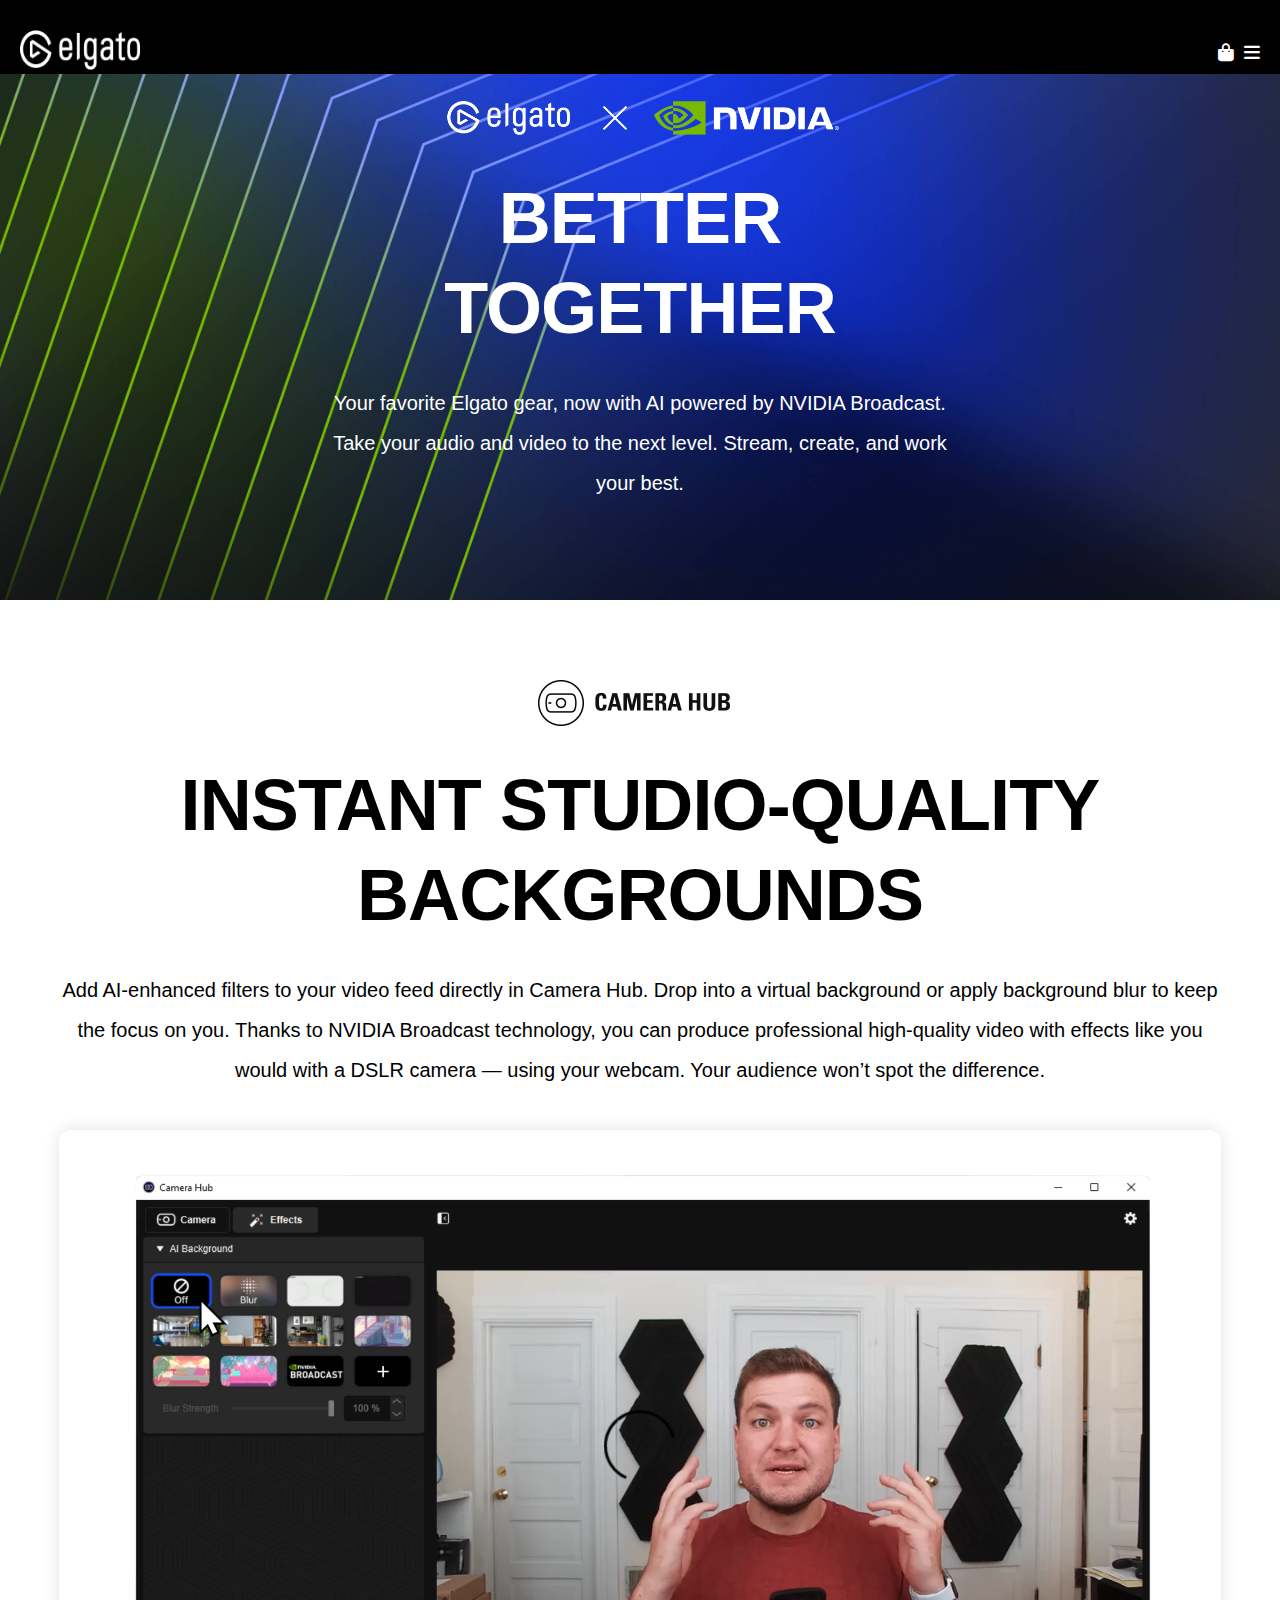
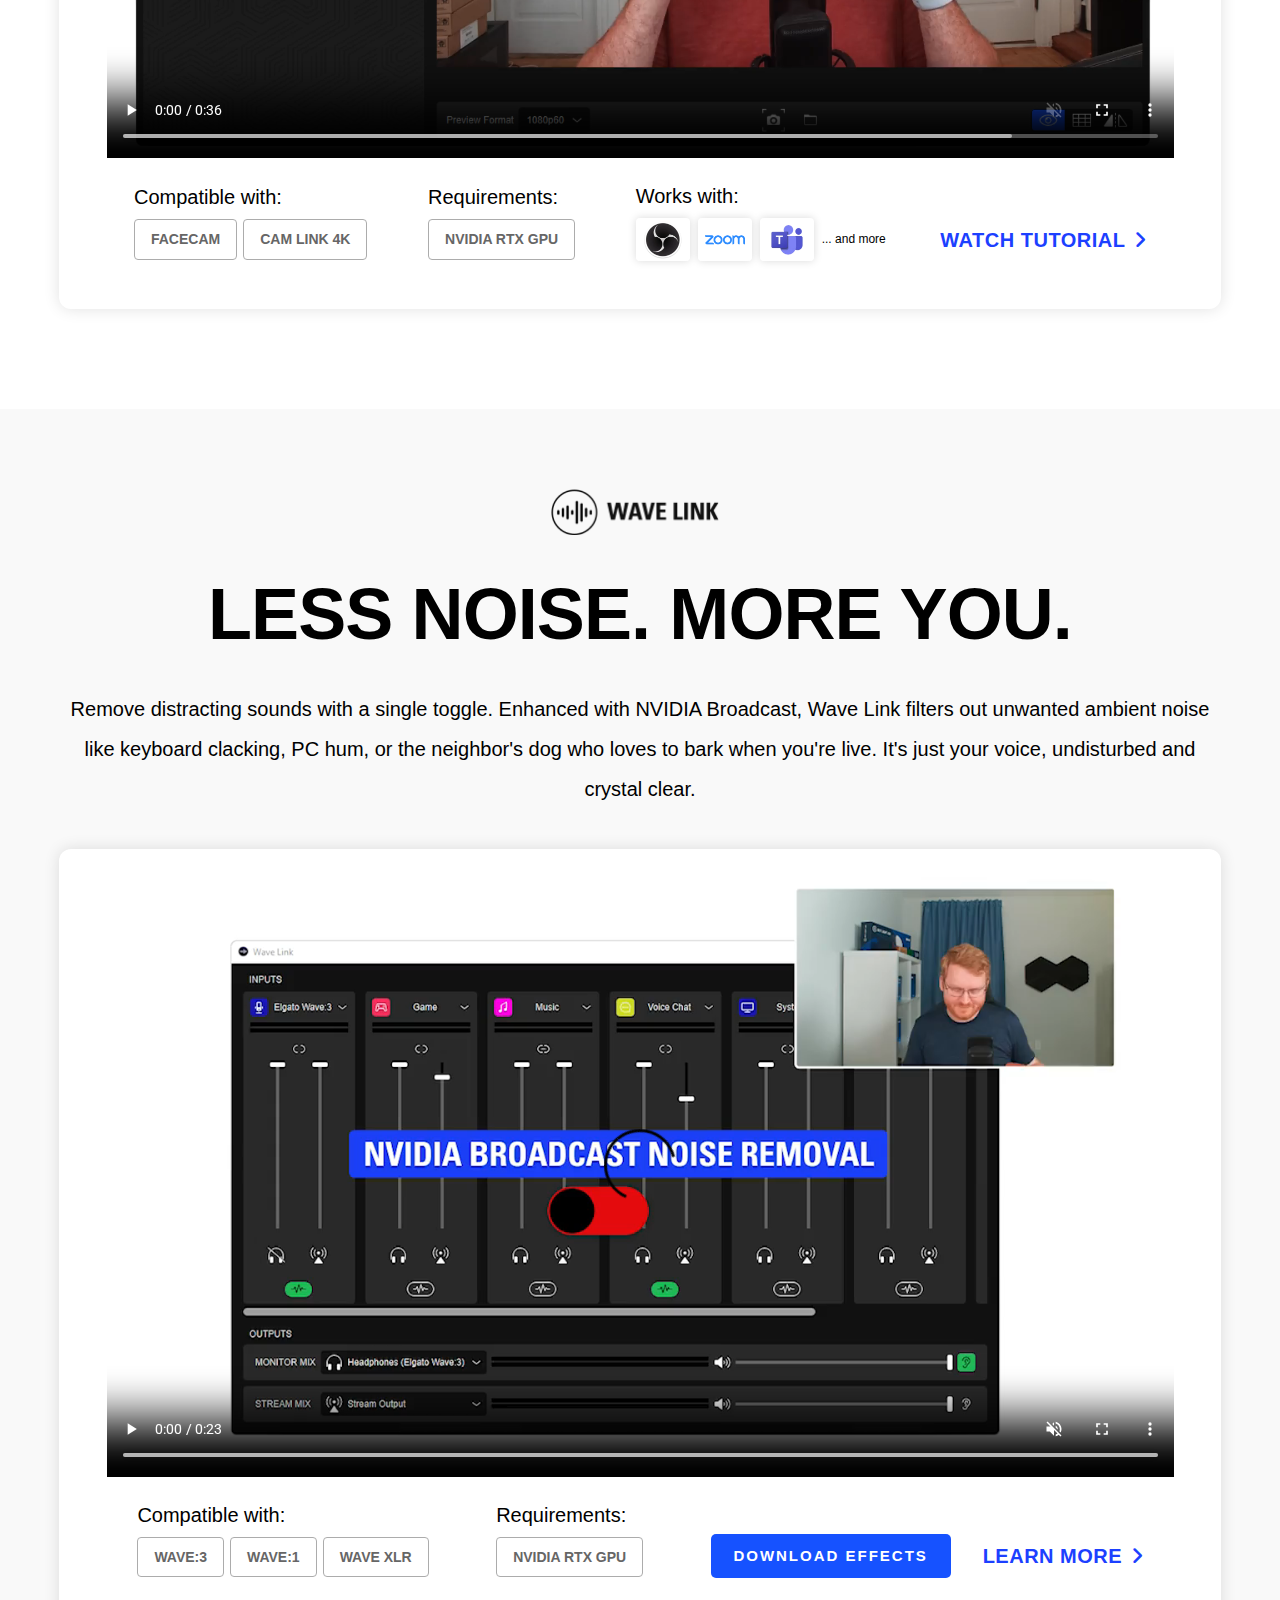
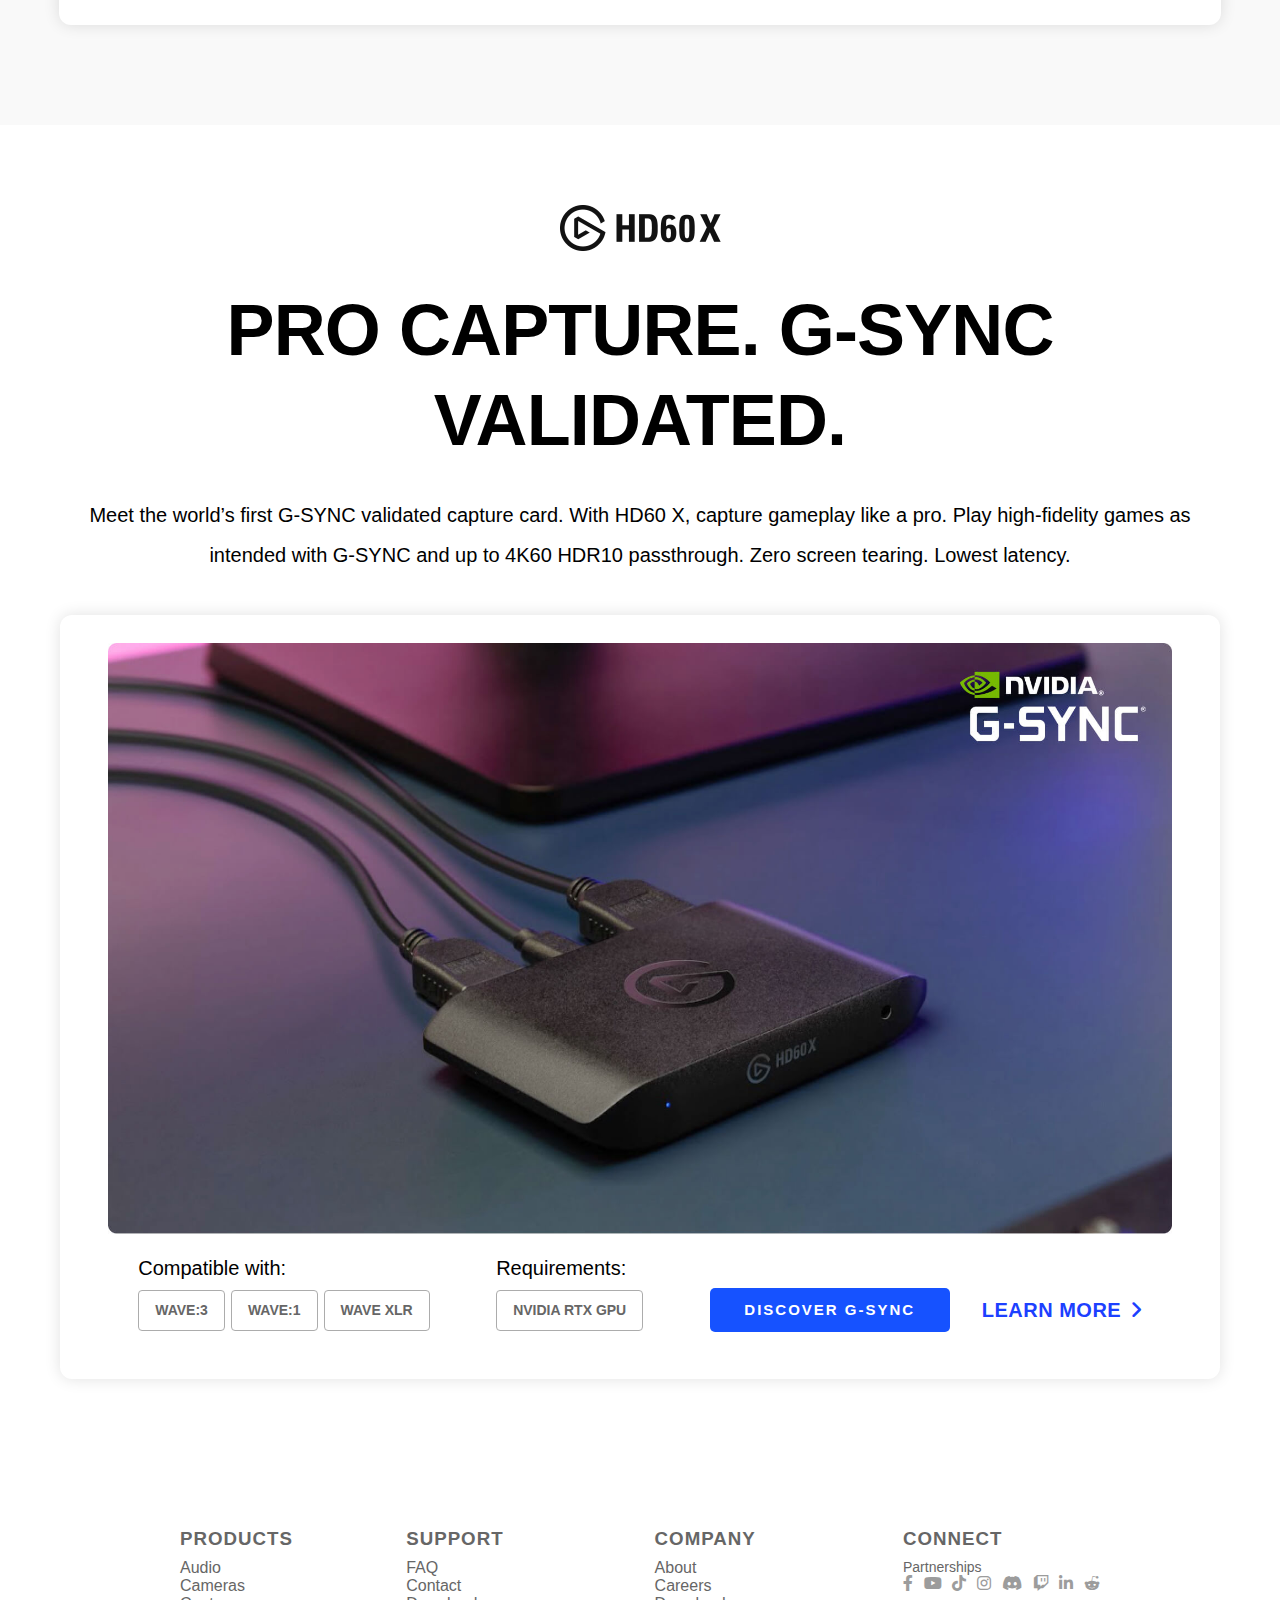
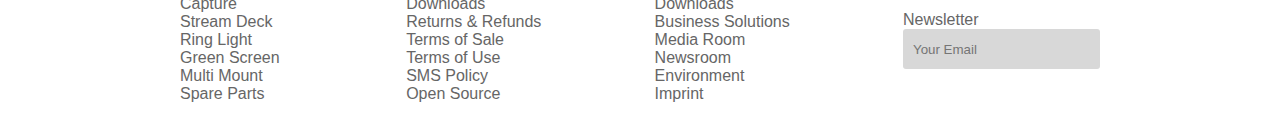
<file: elgatoxnvidia.html>
<!DOCTYPE html>
<html lang="en">

<head>
    <meta charset="UTF-8">
    <meta http-equiv="X-UA-Compatible" content="IE=edge">
    <meta name="viewport" content="width=device-width, initial-scale=1.0">
    <!-- <link rel="stylesheet" href="./css/responsive.css"> -->

    <link rel="stylesheet" href="./css/nvidia.css">
    <link rel="stylesheet" href="">
    <link href="https://fonts.googleapis.com/css2?family=Roboto:ital,wght@0,300;0,400;0,500;1,700&display=swap"
        rel="stylesheet">
    <link rel="stylesheet" href="fontawesome-free-6.1.1-web/fontawesome-free-6.1.1-web/css/all.min.css">
    <link rel="shortcut icon" href="./images/logo-small.png" type="image/png" />
    <title>Elgato x NVIDIA</title>
</head>

<body>

    <header>
        <div class="header-banner" style="height: 600px;">
            <img class="banner-img" src="./images/nvidia.png">
        </div>
        <div class="banner-content">
            <div class="banner-name">
                <img class="banner-img2" src="./images/logo-nvidia.png" alt="">
                <p class="banner-title">BETTER TOGETHER</p>
                <p class="banner-note">Your favorite Elgato gear, now with AI powered by NVIDIA Broadcast. Take your
                    audio and video to the next level. Stream, create, and work your best.</p>
            </div>
        </div>
        <div>
            <div class="header">
                <a href="index.html"> <img class="header-img" src="./images/logo.png" alt="">
                </a>
                <nav>
                    <ul class="header-menu">
                        <li> <a href="store.html">STORE</a>
                        </li>
                        <li class=""> <a href="#" class="">MICS</a>
                            <div class="header-subnav">
                                <div class="header-menu-child">
                                    <div class="header-menu-child-item">
                                        <img class="header-menu-img" src="./images/mics1.png" alt="">
                                        <h3 class="product-item"> Wave_1</h3>
                                    </div>
                                    <div class="header-menu-child-item">
                                        <img class="header-menu-img" src="./images/mics2.png" alt="">
                                        <h3 class="product-item"> Wave_1</h3>
                                    </div>
                                    <div class="header-menu-child-item">
                                        <img class="header-menu-img" src="./images/mics3.png" alt="">
                                        <h3 class="product-item"> Wave_1</h3>
                                    </div>
                                    <div class="header-menu-child-item">
                                        <img class="header-menu-img" src="./images/mics4.png" alt="">
                                        <h3 class="product-item"> Wave_1</h3>
                                    </div>
                                    <div class="header-menu-child-item">
                                        <img class="header-menu-img" src="./images/mics5.png" alt="">
                                        <h3 class="product-item"> Wave_1</h3>
                                    </div>
                                    <div class="header-menu-child-item">
                                        <img class="header-menu-img" src="./images/mics6.png" alt="">
                                        <h3 class="product-item"> Wave_1</h3>
                                    </div>
                                    <div class="header-menu-child-item">
                                        <img class="header-menu-img" src="./images/mics7.png" alt="">
                                        <h3 class="product-item"> Wave_1</h3>
                                    </div>
                                    <div class="header-menu-child-item">
                                        <img class="header-menu-img" src="./images/mics8.png" alt="">
                                        <h3 class="product-item"> Wave_1</h3>
                                    </div>
                                    <div class="header-menu-child-item">
                                        <img class="header-menu-img" src="./images/mics9.png" alt="">
                                        <h3 class="product-item"> Wave_1</h3>
                                    </div>
                                </div>
                            </div>
                        </li>
                        <li class=""> <a href="#">CAMERAS</a>
                            <div class="header-subnav">
                                <div class="header-menu-child">
                                    <div class="header-menu-child-item">
                                        <img class="header-menu-img" src="./images/fc1.png" alt="">
                                        <h3 class="product-item">
                                            Facecam
                                        </h3>
                                    </div>
                                    <div class="header-menu-child-item">
                                        <img class="header-menu-img" src="./images/fc2.png" alt="">
                                        <h3 class="product-item">
                                            cam link 4k
                                        </h3>
                                    </div>
                                    <div class="header-menu-child-item">
                                        <img class="header-menu-img" src="./images/fc3.png" alt="">
                                        <h3 class="product-item">
                                            cam link pro
                                        </h3>
                                    </div>
                                    <div class="header-menu-child-item">
                                        <img class="header-menu-img" src="./images/fc4.png" alt="">
                                        <h3 class="product-item">
                                            EPOCCAM
                                        </h3>
                                    </div>
                                </div>
                            </div>
                        </li>
                        <li class=""> <a href="#">CAPTURE</a>
                            <div class="header-subnav">
                                <div class="header-menu-child">
                                    <div class="header-menu-child-item">
                                        <img class="header-menu-img" src="./images/cap1.png" alt="">
                                        <h3 class="product-item">
                                            HD60 X
                                        </h3>
                                    </div>
                                    <div class="header-menu-child-item">
                                        <img class="header-menu-img" src="./images/cap2.png" alt="">
                                        <h3 class="product-item">
                                            HD60 S+
                                        </h3>
                                    </div>
                                    <div class="header-menu-child-item">
                                        <img class="header-menu-img" src="./images/cap3.png" alt="">
                                        <h3 class="product-item">
                                            4K60 S+
                                        </h3>
                                    </div>
                                    <div class="header-menu-child-item">
                                        <img class="header-menu-img" src="./images/cap4.png" alt="">
                                        <h3 class="product-item">
                                            4K60 PRO
                                        </h3>
                                    </div>
                                    <div class="header-menu-child-item">
                                        <img class="header-menu-img" src="./images/cap5.png" alt="">
                                        <h3 class="product-item">
                                            Screen Link
                                        </h3>
                                    </div>
                                    <div class="header-menu-child-item">
                                        <img class="header-menu-img" src="./images/cap6.png" alt="">
                                        <h3 class="product-item">
                                            Video Capture
                                        </h3>
                                    </div>
                                </div>
                            </div>
                        </li>
                        <li class=""> <a href="#">STREAM DECK</a>
                            <div class="header-subnav">
                                <div class="header-menu-child">
                                    <div class="header-menu-child-item">
                                        <img class="header-menu-img" src="./images/deck1.png" alt="">
                                        <h3 class="product-item2">
                                            STREAM DECK XL
                                        </h3>
                                    </div>
                                    <div class="header-menu-child-item">
                                        <img class="header-menu-img" src="./images/deck2.png" alt="">
                                        <h3 class="product-item2">
                                            Stream Deck
                                        </h3>
                                    </div>
                                    <div class="header-menu-child-item">
                                        <img class="header-menu-img" src="./images/deck3.png" alt="">
                                        <h3 class="product-item2">
                                            Stream Deck MK.2
                                        </h3>
                                    </div>
                                    <div class="header-menu-child-item">
                                        <img class="header-menu-img" src="./images/deck4.png" alt="">
                                        <h3 class="product-item2">
                                            Stream Deck Mini
                                        </h3>
                                    </div>
                                    <div class="header-menu-child-item">
                                        <img class="header-menu-img" src="./images/deck5.png" alt="">
                                        <h3 class="product-item2">
                                            stream deck pedal
                                        </h3>
                                    </div>
                                    <div class="header-menu-child-item">
                                        <img class="header-menu-img" src="./images/deck6.png" alt="">
                                        <h3 class="product-item2">
                                            STREAM DECK MOBILE
                                        </h3>
                                    </div>
                                    <div class="header-menu-child-item">
                                        <img class="header-menu-img" src="./images/deck7.png" alt="">
                                        <h3 class="product-item2">
                                            Software
                                        </h3>
                                    </div>
                                    <div class="header-menu-child-item">
                                        <img class="header-menu-img" src="./images/deck8.png" alt="">
                                        <h3 class="product-item2">
                                            Get Started
                                        </h3>
                                    </div>
                                    <div class="header-menu-child-item">
                                        <img class="header-menu-img" src="./images/deck9.png" alt="">
                                        <h3 class="product-item2">
                                            SDK
                                        </h3>
                                    </div>
                                </div>
                            </div>
                        </li>
                        <li class=""> <a href="#">LIGHTING</a>
                            <div class="header-subnav">
                                <div class="header-menu-child">
                                    <div class="header-menu-child-item">
                                        <img class="header-menu-img" src="./images/light1.png" alt="">
                                        <h3 class="product-item">
                                            Ring Light
                                        </h3>
                                    </div>
                                    <div class="header-menu-child-item">
                                        <img class="header-menu-img" src="./images/light2.png" alt="">
                                        <h3 class="product-item">
                                            Key Light Air
                                        </h3>
                                    </div>
                                    <div class="header-menu-child-item">
                                        <img class="header-menu-img" src="./images/light3.png" alt="">
                                        <h3 class="product-item">
                                            Key Light
                                        </h3>
                                    </div>
                                    <div class="header-menu-child-item">
                                        <img class="header-menu-img" src="./images/light4.png" alt="">
                                        <h3 class="product-item">
                                            key light mini
                                        </h3>
                                    </div>
                                    <div class="header-menu-child-item">
                                        <img class="header-menu-img" src="./images/light5.png" alt="">
                                        <h3 class="product-item">
                                            Light Strip
                                        </h3>
                                    </div>
                                </div>
                            </div>
                        </li>
                        <li class=""> <a href="#">GREEN SCREEN</a>
                            <div class="header-subnav">
                                <div class="header-menu-child">
                                    <div class="header-menu-child-item">
                                        <img class="header-menu-img" src="./images/green1.png" alt="">
                                        <h3 class="product-item">
                                            Green Screen MT
                                        </h3>
                                    </div>
                                    <div class="header-menu-child-item">
                                        <img class="header-menu-img" src="./images/green2.png" alt="">
                                        <h3 class="product-item">
                                            green screen
                                        </h3>
                                    </div>
                                    <div class="header-menu-child-item">
                                        <img class="header-menu-img" src="./images/green3.png"
                                            style="margin-left: 35px;" alt="">
                                        <h3 class="product-item">
                                            GREEN SCREEN MOUSE MAT
                                        </h3>
                                    </div>
                                </div>
                            </div>
                        </li>
                        <li class=""> <a href="#">MULTI MOUNT</a>
                            <div class="header-subnav">
                                <div class="header-menu-child">
                                    <div class="header-menu-child-item">
                                        <img class="header-menu-img" src="./images/multi1.png" alt="">
                                        <h3 class="product-item2">
                                            Multi Mount System
                                        </h3>
                                    </div>
                                    <div class="header-menu-child-item">
                                        <img class="header-menu-img" src="./images/multi2.png" alt="">
                                        <h3 class="product-item2">
                                            Configurator
                                        </h3>
                                    </div>
                                    <div class="header-menu-child-item">
                                        <img class="header-menu-img" src="./images/multi3.png" alt="">
                                        <h3 class="product-item2">
                                            Master Mount
                                        </h3>
                                    </div>
                                    <div class="header-menu-child-item">
                                        <img class="header-menu-img" src="./images/multi4.png" alt="">
                                        <h3 class="product-item2">
                                            wall mount
                                        </h3>
                                    </div>
                                    <div class="header-menu-child-item">
                                        <img class="header-menu-img" src="./images/multi5.png" alt="">
                                        <h3 class="product-item2">
                                            Flex Arm
                                        </h3>
                                    </div>
                                    <div class="header-menu-child-item">
                                        <img class="header-menu-img" src="./images/multi6.png" alt="">
                                        <h3 class="product-item2">
                                            Solid Arm
                                        </h3>
                                    </div>
                                    <div class="header-menu-child-item">
                                        <img class="header-menu-img" src="./images/multi7.png" alt="">
                                        <h3 class="product-item2">
                                            Heavy Base
                                        </h3>
                                    </div>
                                    <div class="header-menu-child-item">
                                        <img class="header-menu-img" src="./images/multi8.png" alt="">
                                        <h3 class="product-item2">
                                            Phone Grip
                                        </h3>
                                    </div>
                                    <div class="header-menu-child-item">
                                        <img class="header-menu-img" src="./images/multi9.png" alt="">
                                        <h3 class="product-item2">
                                            cold shoe
                                        </h3>
                                    </div>
                                </div>

                            </div>
                        </li>
                    </ul>
                </nav>
                <div class="header-menu-right">
                    <p>Downloads</p>
                    <i class="fa-solid fa-bag-shopping"></i>
                    <i class="fa-solid fa-bars header-menu-icon2"></i>
                </div>
            </div>
        </div>
    </header>
    <aside>
        <section class="wrapper">
            <div class="aside-content">
                <div>
                    <div style="text-align: center;">
                        <img class="aside-logo" src="./images/aside-logo.png" alt="">
                        <p class="banner-title">INSTANT STUDIO-QUALITY BACKGROUNDS</p>
                        <p class="banner-note">Add AI-enhanced filters to your video feed directly in Camera Hub. Drop
                            into
                            a virtual background or apply background blur to keep the focus on you. Thanks to NVIDIA
                            Broadcast technology, you can produce professional high-quality video with effects like you
                            would with a DSLR camera — using your webcam. Your audience won’t spot the difference. </p>
                    </div>
                    <div class="aside-box">
                        <div>
                            <video autoplay muted loop controls class="header-video" style="height: 600px;">
                                <source src="./video/nvidia.mp4" type="video/mp4">
                            </video>
                            <div>
                                <div class="content-box">
                                    <div>
                                        <p class="aside-title">Compatible with:</p>
                                        <div class="aside-flex">
                                            <div class="aside-name">FACECAM</div>
                                            <div class="aside-name">CAM LINK 4K</div>
                                        </div>
                                    </div>
                                    <div>
                                        <p class="aside-title">Requirements:</p>
                                        <div class="aside-name">
                                            NVIDIA RTX GPU
                                        </div>
                                    </div>
                                    <div>
                                        <p class="aside-title">Works with:
                                        </p>
                                        <div class="aside-flex">
                                            <img class="aside-icon" src="./images/obs.png" alt="">
                                            <img class="aside-icon" src="./images/zoom.png" alt="">
                                            <img class="aside-icon" src="./images/teams.png" alt="">
                                            <div class="and-more">... and more</div>
                                        </div>
                                    </div>
                                    <div class="aside-link">
                                        <div class="link-name">
                                            <p>
                                                WATCH TUTORIAL
                                            </p>
                                            <i class="fa-solid fa-angle-right"></i>
                                        </div>
                                    </div>
                                </div>
                            </div>
                        </div>
                    </div>
                </div>
            </div>

        </section>
    </aside>
    <aside style="background-color: #f9f9f9;">
        <section class="wrapper">
            <div class="aside-content" >
                <div>
                    <div style="text-align: center;">
                        <img class="aside-logo" src="./images/aside-logo2.png" alt="">
                        <p class="banner-title">
                            Less noise. More you.
                        </p>
                        <p class="banner-note">Remove distracting sounds with a single toggle. Enhanced with NVIDIA
                            Broadcast, Wave Link filters out unwanted ambient noise like keyboard clacking, PC hum, or
                            the neighbor's dog who loves to bark when you're live. It's just your voice, undisturbed and
                            crystal clear.</p>
                    </div>
                    <div class="aside-box">
                        <div>
                            <video autoplay muted loop controls class="header-video" style="height: 600px;">
                                <source src="./video/nvidia2.mp4" type="video/mp4">
                            </video>
                            <div>
                                <div class="content-box">
                                    <div>
                                        <p class="aside-title">Compatible with:</p>
                                        <div class="aside-flex">
                                            <div class="aside-name">WAVE:3</div>
                                            <div class="aside-name">WAVE:1</div>
                                            <div class="aside-name">WAVE XLR</div>
                                        </div>
                                    </div>
                                    <div>
                                        <p class="aside-title">Requirements:</p>
                                        <div class="aside-name">
                                            NVIDIA RTX GPU
                                        </div>
                                    </div>

                                    <div class="aside-link">
                                        <div>
                                            <p class="link-name2">DOWNLOAD EFFECTS</p>
                                        </div>
                                        <div class="link-name">
                                            <p>
                                                learn more
                                            </p>
                                            <i class="fa-solid fa-angle-right"></i>
                                        </div>
                                    </div>
                                </div>
                            </div>
                        </div>
                    </div>
                </div>
            </div>

        </section>
    </aside>
    <aside>
        <section class="wrapper">
            <div class="aside-content">
                <div>
                    <div style="text-align: center;">
                        <img class="aside-logo" src="./images/aside-logo3.png" alt="">
                        <p class="banner-title">PRO CAPTURE.
                            G‑SYNC VALIDATED.</p>
                        <p class="banner-note">Meet the world’s first G-SYNC validated capture card. With HD60 X,
                            capture gameplay like a pro. Play high-fidelity games as intended with G-SYNC and up to 4K60
                            HDR10 passthrough. Zero screen tearing. Lowest latency. </p>
                    </div>
                    <div class="aside-box" style="width: 1160px;">
                        <div>
                            <img class="img-video" src="./images/aside-video.png" alt="">
                            <div>
                                <div>
                                    <div class="content-box">
                                        <div>
                                            <p class="aside-title">Compatible with:</p>
                                            <div class="aside-flex">
                                                <div class="aside-name">WAVE:3</div>
                                                <div class="aside-name">WAVE:1</div>
                                                <div class="aside-name">WAVE XLR</div>
                                            </div>
                                        </div>
                                        <div>
                                            <p class="aside-title">Requirements:</p>
                                            <div class="aside-name">
                                                NVIDIA RTX GPU
                                            </div>
                                        </div>
    
                                        <div class="aside-link">
                                            <div>
                                                <p class="link-name2">DISCOVER G-SYNC</p>
                                            </div>
                                            <div class="link-name">
                                                <p>
                                                    learn more
                                                </p>
                                                <i class="fa-solid fa-angle-right"></i>
                                            </div>
                                        </div>
                                    </div>
                                </div>
                            </div>
                        </div>
                    </div>
                </div>
            </div>

        </section>
    </aside>
    <footer>
        <div class="product">
            <div href="#" class="product-link">
                <h3 class="product-title">PRODUCTS</h3>
                <div class="product-sell">
                    <a href="">
                        <p>Audio</p>
                    </a>
                    <a href="">
                        <p>Cameras</p>
                    </a>
                    <a href="">
                        <p>Capture</p>
                    </a>
                    <a href="">
                        <p>Stream Deck</p>
                    </a>
                    <a href="">
                        <p>Ring Light</p>
                    </a>
                    <a href="">
                        <p>Green Screen</p>
                    </a>
                    <a href="">
                        <p>Multi Mount</p>
                    </a>
                    <a href="">
                        <p>Spare Parts</p>
                    </a>
                </div>
                <div class="product-icon">
                    <i class="fa-solid fa-plus"></i>
                </div>
            </div>
        </div>
        <div class="product">
            <div href="#" class="product-link">
                <h3 class="product-title">SUPPORT</h3>
                <div class="product-sell">
                    <a href="">
                        <p>FAQ</p>
                    </a>
                    <a href="">
                        <p>Contact</p>
                    </a>
                    <a href="">
                        <p>Downloads</p>
                    </a>
                    <a href="">
                        <p>Returns & Refunds</p>
                    </a>
                    <a href="">
                        <p>Terms of Sale</p>
                    </a>
                    <a href="">
                        <p>Terms of Use</p>
                    </a>
                    <a href="">
                        <p>SMS Policy</p>
                    </a>
                    <a href="">
                        <p>Open Source</p>
                    </a>
                </div>
                <div class="product-icon">
                    <i class="fa-solid fa-plus"></i>
                </div>
            </div>
        </div>
        <div class="product">
            <div href="#" class="product-link">
                <h3 class="product-title">COMPANY</h3>
                <div class="product-sell">
                    <a href="">
                        <p>About</p>
                    </a>
                    <a href="./career.html">
                        <p>Careers</p>
                    </a>
                    <a href="">
                        <p>Downloads</p>
                    </a>
                    <a href="">
                        <p>Business Solutions</p>
                    </a>
                    <a href="">
                        <p>Media Room</p>
                    </a>
                    <a href="">
                        <p>Newsroom</p>
                    </a>
                    <a href="">
                        <p>Environment</p>
                    </a>
                    <a href="">
                        <p>Imprint</p>
                    </a>
                </div>
                <div class="product-icon">
                    <i class="fa-solid fa-plus"></i>
                </div>
            </div>
        </div>
        <div class="product">
            <a href="#" class="product-link">
                <h3 class="product-title">CONNECT</h3>
                <div class="product-sell">
                    <p style="font-size: 14px;">Partnerships</p>
                    <div class="footer-link">
                        <i class="fa-brands fa-facebook-f"></i>
                        <i class="fa-brands fa-youtube"></i>
                        <i class="fa-brands fa-tiktok"></i>
                        <i class="fa-brands fa-instagram"></i>
                        <i class="fa-brands fa-discord"></i>
                        <i class="fa-brands fa-twitch"></i>
                        <i class="fa-brands fa-linkedin-in"></i>
                        <i class="fa-brands fa-reddit-alien"></i>
                    </div>
                    <p>Newsletter</p>
                    <input class="footer-submit" type="text" placeholder="Your Email">
                </div>
                <div class="product-icon">
                    <i class="fa-solid fa-plus"></i>
                </div>
            </a>
        </div>
    </footer>
</body>
</file>
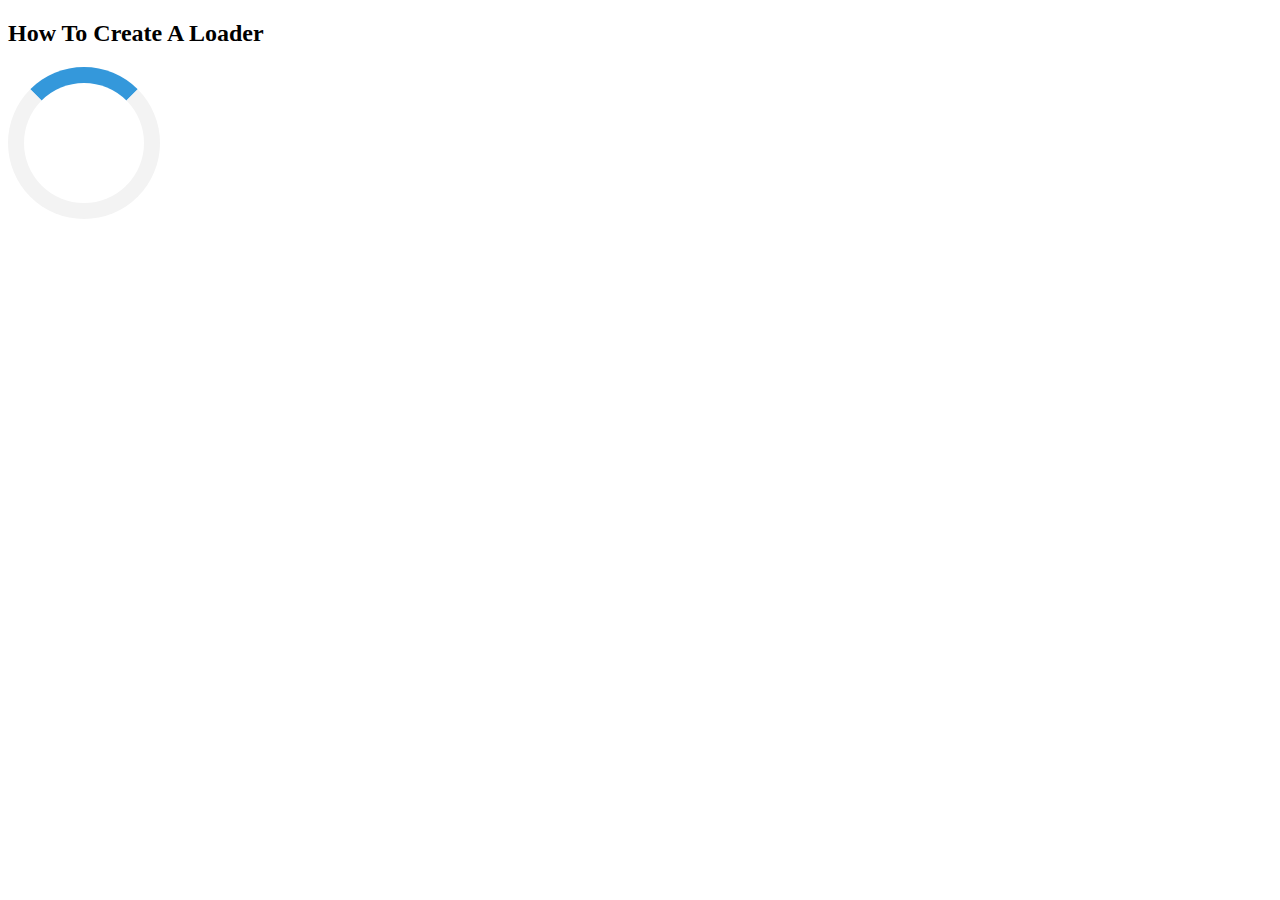
<file: thu2.html>
<!DOCTYPE html>
<html>
<head>
<meta name="viewport" content="width=device-width, initial-scale=1">
<style>
.loader {
  border: 16px solid #f3f3f3;
  border-radius: 50%;
  border-top: 16px solid #3498db;
  width: 120px;
  height: 120px;

}
.loader2 {
  border: 16px solid #f3f3f3;
  border-radius: 50%;
  border-top: 16px solid #3498db;
  width: 120px;
  height: 120px;

}
.loader:hover{
    animation: spin 2s linear infinite;
}


@keyframes spin {
  0% { transform: rotate(0deg); }
  100% { transform: rotate(360deg); }
}
</style>
</head>
<body>

<h2>How To Create A Loader</h2>

<div class="loader"></div>

</body>
</html>
</file>
<file: css/style.css>
* {
    margin: 0;
    padding: 0;
    box-sizing: border-box;
}



html {
    font-family: Arial, Helvetica, sans-serif;
}

/* Responsive */
/* desktop first */
@media screen and (max-width: 1300px) {
    .header {
        display: none;

    }

    .header {
        justify-content: space-between !important;
        padding: 30px 20px 0 20px;
    }

    .header-menu-right p {
        display: none;
    }

    .header-menu-right .header-menu-icon2 {
        display: block !important;
    }

    .header-menu {
        display: none !important;
    }

}

/* desktop */
@media screen and (min-width:1023px) {
    .header-menu {
        display: flex;
        height: 100px;
        /* align-items: center; */
        line-height: 100px;
    }

    .header-menu-right .header-menu-icon2 {
        display: none;
    }

    .header:hover {
        background-color: black;
    }

    .header {
        position: fixed !important;
        transition: all 0.5s ease-in-out;
    }

    .header.sticky {
        background-color: black;
        height: 100px;
        align-items: center;
    }

    .header.sticky .header-menu a {
        color: white;
    }

    .header.sticky .header-menu-right {
        color: white;
    }

    .article-content {
        display: grid;
        grid-template-columns: repeat(2, minmax(0, 1fr));
        gap: 0.75rem;
    }

    .article-content-small {
        display: grid;
        grid-template-columns: repeat(3, minmax(0, 1fr));
        gap: 0.75rem;
    }



    .article-content-small-box1:hover {
        color: white;
    }

    .aside-content {
        display: flex;
        margin-top: 10px;
    }

    .average {
        margin-top: 80px;
        display: grid;
        gap: 12px;
        grid-template-columns: repeat(4, minmax(0, 1fr));
        padding-left: 100px;
        padding-right: 100px;
    }

    footer {
        display: flex;
        justify-content: space-between;
        margin-top: 20px;
        margin: 0 auto;
        width: 960px;
    }

    .product-icon {
        display: none;
    }



}

/* table */
@media screen and (min-width: 740px) and (max-width: 1023px) {
    .article-tittle-box {}

    .article-content {
        display: grid;
        grid-template-columns: repeat(1, minmax(0, 1fr));
        gap: 0.75rem;
    }

    .article-content-small {
        display: grid;
        grid-template-columns: repeat(1, minmax(0, 1fr));
        gap: 0.75rem;
    }

    .article-content-small-box1 {}

    .average {
        margin-top: 80px;
        display: grid;
        gap: 12px;
        grid-template-columns: repeat(2, minmax(0, 1fr));
        padding-left: 100px;
        padding-right: 100px;
    }

    .product-sell {
        display: none;
    }

    .product-link {
        display: flex;
        align-items: center;
        justify-content: space-between;
    }


}

/* mobile */
@media screen and (max-width: 740px) {
    .article-tittle-box {
        top: -655px !important;
    }

    .average {
        margin-top: 80px;
        display: grid;
        gap: 12px;
        grid-template-columns: repeat(1, minmax(0, 1fr));
        padding-left: 100px;
        padding-right: 100px;
    }

    .product-sell {
        display: none;
    }

    .product-link {
        display: flex;
        align-items: center;
        justify-content: space-between;
    }

    .header-menu {
        display: none;
    }
}

/* end responsive */

video {
    position: relative;
    display: block;
    object-fit: cover;
    width: 100%;
    height: 100%;
}

.header {
    display: flex;
    justify-content: space-around;
    align-items: center;
    top: 0;
    left: 0;
    right: 0;
    position: absolute;
    z-index: 1;
}


.header-video {
    max-width: 100%;
}



.header-img {
    max-width: 120px;
    height: 40px;
    line-height: 40px;
}



.header-menu>li {
    list-style: none;
    margin-left: 40px;
    font-size: 18px;
    font-family: "UniversBold-Cn", Arial;

}

.header-menu li a {
    text-decoration: none;
    color: white;
}

.header-menu-right {
    display: flex;
    align-items: center;
    color: white;
    font-size: 18px;
    line-height: 60px;
    font-family: "UniversBold-Cn", Arial;

}

.header-menu-right i {
    margin-left: 10px;
}

.header-subnav {
    display: none;
    text-transform: uppercase;
}

.header li:hover>.header-subnav {
    transition: ease-in 0.5s;
    display: block;
}

.header-menu ul.header-subnav {
    position: absolute;
    list-style: none;
}

.header-menu-img {
    width: 100px;
    height: 80px;
    transition: transform .3s;
}

.header-menu-img:hover {
    transform: scale(1.5);
    cursor: pointer;
}

.header-menu-child-item {
    margin: 0 30px 0 30px;
}

.header-menu-child {
    position: absolute;
    top: 100%;
    left: 0;
    width: 100%;
    background-color: white;
    display: flex;
    justify-content: center;
    align-items: center;
    height: 300px;
    /* opacity: 0; */

}

header {
    position: relative;
}

.product-item {
    font-size: 14px;
    text-transform: uppercase;
    font-family: "UniversBold-Cn", Arial;
    display: flex;
    justify-content: center;
}

.product-item2 {
    font-size: 10px;
    font-weight: bolder;
    text-transform: uppercase;
    font-family: "UniversBold-Cn", Arial;
    text-align: center;
}

/* 
.header li:hover .header-subnav {
    opacity: 1;
} */



/* Hiệu ứng khi hover */
.header-menu>li>a {
    position: relative;
}

.header-menu>li>a::before {
    content: "";
    height: 3px;
    width: 0;
    background: whitesmoke;
    position: absolute;
    bottom: 0px;
    left: 0px;
    transition: 0.25s cubic-bezier(0.075, 0.82, 0.165, 1);
}

.header-menu>li:hover>a::before {
    width: 100%;
}
/* Kết thúc khi hover */
.item {
    margin: 10px 8px 10px 8px;
    background-color: #1C40FF;
    border-radius: 3px;

}

.item-small {
    color: white;
    display: flex;
    justify-content: center;
    align-items: center;
    height: 40px;
    text-decoration: none;
}

.item-title {
    font-size: 16px;
    line-height: 20px;
}

.item:hover {
    opacity: 0.5;
}

/* article */
.article-content {
    align-items: center;
    margin: 0 8px 0 8px;
}

.article-left {
    width: 100%;
    height: 100%;
    position: relative;

}


.article-right {
    width: 100%;
    height: 100%;
    position: relative;

}

.article-img {
    height: 688px;
    width: 100%;
}

.article-tittle-box h3,
.article-tittle-box p {
    color: black;
}

.article-content-small {
    margin: 10px 8px 0 8px;
}

.article-content-small-img1 {
    width: 100%;
    height: 600px;
    background-image: url(../images/sp3.png);
    background-size: 100% 100%;
}



.article-content-small-img2 {
    width: 100%;
    height: 600px;
    background-image: url(../images/sp4.png);
    background-size: 100% 100%;

}


.article-content-small-img3 {
    width: 100%;
    height: 600px;
    background-image: url(../images/sp5.png);
    background-size: 100% 100%;

}

.article-content-small-img1:hover {
    width: 100%;
    height: 600px;
    background-image: url(../images/sp7.png);
    background-size: 100% 100%;
    transition: 0.3s ease-out;
    opacity: 1;
}

.article-content-small-img2:hover {
    width: 100%;
    height: 600px;
    background-image: url(../images/sp8.png);
    background-size: 100% 100%;
    transition: 0.3s ease-out;
    opacity: 1;
}

.article-content-small-img3:hover {
    width: 100%;
    height: 600px;
    background-image: url(../images/sp9.png);
    background-size: 100% 100%;
    transition: 0.3s ease-out;
    opacity: 1;
}

.article-tittle-box {
    position: absolute;
    top: 0;
    right: 0;
    left: 0;
    padding: 30px;
}

.article-tittle-box h3 {
    font-family: "UniversBold-Cn", Arial;
    font-style: normal;
    font-size: 40px;
    line-height: 50px;
    text-transform: uppercase;
}


.article-tittle-box2 {
    width: 200px;
    font-family: 'UniversLight', Arial;
    font-style: normal;
    font-weight: normal;
    font-size: 18px;
    line-height: 30px;
    margin-bottom: 20px;

}

.article-tittle-box3 {
    display: flex;
    align-items: center;
    color: #1C40FF;
    text-transform: uppercase;
}

.article-tittle-box3 p {
    padding-right: 10px;
}



.article-content-small-box1 {
    position: relative;
    color: black;
}


.article-content-small-title {
    position: absolute;
    top: 0;
    right: 0;
    left: 0;
    padding: 30px;
}

.article-content-small-title h3 {
    font-family: "UniversBold-Cn", Arial;
    font-style: normal;
    font-size: 40px;
    line-height: 50px;
    text-transform: uppercase;
    margin-bottom: 20px;
}

.article-tittle-box2 p {
    font-family: 'UniversLight', Arial;
    font-style: normal;
    font-weight: normal;
    font-size: 18px;
    line-height: 30px;
    margin-bottom: 40px;
}

aside {
    padding-left: 12px;
    padding-right: 12px;
    text-align: center;
}

aside h1 {
    text-transform: uppercase;
    font-size: 72px;
    line-height: 90px;
    letter-spacing: -0.9px;
    font-family: "UniversBold-Cn", Arial;
    margin: 50px 0 50px 0;
}

aside img {
    width: 100%;
    height: auto;
    display: block;
    background-size: cover;
}



.aside-img>img {
    width: 100%;
    background-size: cover;
    background-repeat: no-repeat;
    background-position: center;
}

.aside-title {
    padding: 110px 50px 110px 50px;
    background-color: #1c40ff;
    color: white;

}

.aside-title h2 {
    text-transform: uppercase;
    font-size: 72px;
    line-height: 90px;
    letter-spacing: -0.9px;
    font-family: "UniversBold-Cn", Arial;
    text-align: left;
}

.aside-title2 p {
    width: 450px;
    font-family: 'UniversLight', Arial;
    font-style: normal;
    font-weight: normal;
    font-size: 20px;
    line-height: 30px;
    letter-spacing: 1px;
    margin-top: 30px;
    text-align: left;
}

.aside-more {
    display: flex;
    align-items: center;
    text-transform: uppercase;
    font-family: 'UniversLight', Arial;
    font-style: normal;
    font-weight: 600;
    font-size: 14px;
    line-height: 1;
    letter-spacing: 0.5px;
    text-align: left;
    margin-top: 40px;
}

.aside-more p {
    padding-right: 10px;
    justify-content: start;
}

.article-title-small {
    max-width: 550px;
    margin-left: auto;
    margin-right: auto;
}

.aside-title-small {
    font-family: 'UniversLight', Arial;
    font-style: normal;
    font-weight: normal;
    font-size: 30px;
    line-height: 30px;
    letter-spacing: 6px;
    text-decoration: none;
    color: black;
}



.average img:hover {
    cursor: pointer;
    opacity: 0.5;
}



.product-title {
    text-transform: uppercase;
}

footer {
    padding: 20px;
}

footer a {
    color: #666666;
    text-decoration: none;
}

footer>.product-link>p {
    font-size: 14px;
    margin-top: 5px;
    font-family: 'UniversLight', Arial;
    font-weight: 500;
    margin-bottom: 10px;
}

footer .footer-link {
    color: #9c9c9c;
    display: flex;
    justify-content: space-between;
    margin-bottom: 20px;
}

footer .product-title {
    color: #666666;
    font-family: "UniversLT-Bold", Arial;
    font-weight: 600;
    letter-spacing: 1px;
    line-height: 20px;
    padding-top: 30px;
    padding-bottom: 10px;
}

.footer-submit {
    border-radius: 3px;
    padding: 10px;
    height: 40px;
    border: 1px;
    border: none;
    background-color: #d8d8d8;
}
</file>
<file: css/career.css>
* {
    margin: 0;
    padding: 0;
    box-sizing: border-box;
}

.wrapper {
    width: 960px;
    margin: auto;
}

html {
    font-family: Arial, Helvetica, sans-serif;
}

/* Responsive */
/* desktop first */
@media screen and (max-width: 1300px) {
    .header {
        display: none;

    }

    .header {
        justify-content: space-between !important;
        padding: 30px 20px 0 20px;
    }

    .header-menu-right p {
        display: none;
    }

    .header-menu-right .header-menu-icon2 {
        display: block !important;
    }

    .header-menu {
        display: none !important;
    }

}


/* desktop */
@media screen and (min-width:1023px) {
    .header-menu {
        display: flex;
        height: 80px;
        /* align-items: center; */
        line-height: 80px;
    }

    .header-menu-right .header-menu-icon2 {
        display: none;
    }

    .header:hover {
        background-color: black;
    }

    .header {
        position: fixed !important;
        transition: all 0.5s ease-in-out;
    }

    .header.sticky {
        background-color: black;
        padding: 15px 0px;
    }



    .header.sticky .header-menu a {
        color: white;
    }

    .header.sticky .header-menu-right {
        color: white;
    }


    footer {
        display: flex;
        justify-content: space-between;
        margin-top: 20px;
        margin: 0 auto;
        width: 960px;
    }

    .product-icon {
        display: none;
    }
}

/* table */
@media screen and (min-width: 740px) and (max-width: 1023px) {}

/* mobile */
@media screen and (max-width: 740px) {

    .header-menu {
        display: none;
    }

    .product-sell {
        display: none;
    }

    .product-link {
        display: flex;
        align-items: center;
        justify-content: space-between;
    }

}

/* end responsive */




.banner-img {
    position: relative;
    display: block;
    object-fit: cover;
    width: 100%;
    height: 100%;
}

.career {
    position: absolute;
    top: 460px;
    right: 0;
    left: 0;
    text-align: center;
}

.career-name {
    color: white;
    font-size: 48px;
    font-weight: bolder;
    font-family: "UniversBold-Cn", Arial;
}

.career-name.sticky2 {
    opacity: 0;
    transition: 0.5s ease-in-out;
}

.header {
    display: flex;
    justify-content: space-around;
    align-items: center;
    top: 0;
    left: 0;
    right: 0;
    position: absolute;
    z-index: 1;
    background-color: black;
}


.header-banner {
    max-width: 100%;
}

.header-img {
    max-width: 120px;
    height: 40px;
    line-height: 40px;
}



.header-menu>li {
    list-style: none;
    margin-left: 40px;
    font-size: 18px;
    font-family: "UniversBold-Cn", Arial;

}

.header-menu li a {
    text-decoration: none;
    color: white;
}

.header-menu-right {
    display: flex;
    align-items: center;
    color: white;
    font-size: 18px;
    line-height: 60px;
    font-family: "UniversBold-Cn", Arial;

}

.header-menu-right i {
    margin-left: 10px;
}

.header-subnav {
    display: none;
    text-transform: uppercase;

}

.header li:hover .header-subnav {
    transition: ease-in 0.5s;
    display: block;
    cursor: pointer;
}

.header-menu ul.header-subnav {
    position: absolute;
    list-style: none;
}

.header-menu-img {
    width: 100px;
    height: 80px;
    transition: transform .3s;
}

.header-menu-img:hover {
    transform: scale(1.5);
    cursor: pointer;
}

.header-menu-child-item {
    margin: 0 30px 0 30px;
}

.header-menu-child {
    position: absolute;
    top: 100%;
    left: 0;
    width: 100%;
    background-color: white;
    display: flex;
    justify-content: center;
    align-items: center;
    height: 300px;
    /* opacity: 0; */

}

header {
    position: relative;
}

.product-item {
    font-size: 14px;
    text-transform: uppercase;
    font-family: "UniversBold-Cn", Arial;
    display: flex;
    justify-content: center;
}

.product-title {
    text-transform: uppercase;
}

.product-item2 {
    font-size: 10px;
    font-weight: bolder;
    text-transform: uppercase;
    font-family: "UniversBold-Cn", Arial;
    text-align: center;
}

/* 
.header li:hover .header-subnav {
    opacity: 1;
} */



/* Hiệu ứng khi hover */
.header-menu>li>a {
    position: relative;
}

.header-menu>li>a::before {
    content: "";
    height: 3px;
    width: 0;
    background: whitesmoke;
    position: absolute;
    bottom: 0px;
    left: 0px;
    transition: 0.25s cubic-bezier(0.075, 0.82, 0.165, 1);
}

.header-menu>li:hover>a::before {
    width: 100%;
}

.aside-frist {
    font-size: 40px;
    line-height: 50px;
    font-weight: bolder;
    font-family: "UniversBold-Cn", Arial;
    text-transform: uppercase;
    text-align: center;
    margin: 100px 0 100px 0;
}

.aside-second {
    font-size: 24px;
    line-height: 32px;
    font-family: 'UniversLight', Arial;
    font-weight: 300;
}

.aside-content {
    text-align: center;
}

.aside-third {
    font-size: 35px;
    line-height: 50px;
    font-weight: bolder;
    font-family: "UniversBold-Cn", Arial;
    text-transform: uppercase;
    text-align: center;
    margin-bottom: 40px;
}

.aside-look {
    margin-top: 100px;

}

.aside-info {
    display: grid;
    gap: 10px;
    grid-template-columns: repeat(3, minmax(0, 1fr));
    margin-top: 50px;
}

.aside-job {
    background-color: #1652ff;
    text-align: center;
    padding: 20px;
    color: white;
    font-weight: bolder;
    letter-spacing: 2px;
    font-family: "UniversBold-Cn", Arial;
    text-transform: uppercase;
    font-size: 15px;
}

.aside-care {
    margin-top: 100px;
}

.aside-care-icon {
    display: grid;
    gap: 30px;
    grid-template-columns: repeat(4, minmax(0, 1fr));
}

.aside-box-icon {
    max-width: 100px;
    margin-left: auto;
    margin-right: auto;
    margin-bottom: 10px;
}

.aside-care-img {
    width: 100%;
    height: auto;
    display: block;
}

.aside-care-name {
    text-align: center;
    font-size: 15px;
    line-height: 20px;
    font-weight: bolder;
    font-family: "UniversBold-Cn", Arial;
    text-transform: uppercase;
}


/* thiết lập style cho slideshow container */
.slideshow-container {
    max-width: 1000px;
    position: relative;
    margin: auto;
    margin-top: 100px;
}

/* ẩn hình ảnh cho phần tử slideshow */
.mySlides {
    display: none;
}

.myslides-img {
    border-radius: 10px;

}

/* thiết kế nút mũi tên*/
.prev,
.next {
    cursor: pointer;
    position: absolute;
    top: 50%;
    width: auto;
    margin-top: -22px;
    padding: 16px;
    color: white;
    font-weight: bold;
    font-size: 18px;
    transition: 0.6s ease;
    border-radius: 0 3px 3px 0;
    user-select: none;
}

/* thiết kế nút mũi tên next nằm phía bên phải */
.next {
    right: 0;
    border-radius: 3px 0 0 3px;
}

/* hiệu ứng thay đổi background khi hover vào nút mũi tên*/
.prev:hover,
.next:hover {
    background-color: rgba(0, 0, 0, 0.8);
}

/* Thiết lập style cho nội dung của mỗi phần tử slideshow */
.text {
    color: #f2f2f2;
    font-size: 15px;
    padding: 8px 12px;
    position: absolute;
    bottom: 8px;
    width: 100%;
    text-align: center;
}

/* Thiết lập style cho số hiển thị của phần tử */
.numbertext {
    color: #f2f2f2;
    font-size: 12px;
    padding: 8px 12px;
    position: absolute;
    top: 0;
}

/* thiết lập style  nút tròn điều khiển*/
.dot {
    cursor: pointer;
    height: 15px;
    width: 15px;
    margin: 0 2px;
    background-color: #bbb;
    border-radius: 50%;
    display: inline-block;
    transition: background-color 0.6s ease;
}

.active,
.dot:hover {
    background-color: #717171;
}

/* tạo hiệu ứng chuyển động fade */
.fade {
    -webkit-animation-name: fade;
    -webkit-animation-duration: 1.5s;
    animation-name: fade;
    animation-duration: 1.5s;
}

@-webkit-keyframes fade {
    from {
        opacity: .4
    }

    to {
        opacity: 1
    }
}

@keyframes fade {
    from {
        opacity: .4
    }

    to {
        opacity: 1
    }
}


footer {
    padding: 20px;
}

footer a {
    color: #666666;
    text-decoration: none;
}

footer>.product-link>p {
    font-size: 14px;
    margin-top: 5px;
    font-family: 'UniversLight', Arial;
    font-weight: 500;
    margin-bottom: 10px;
}

footer .footer-link {
    color: #9c9c9c;
    display: flex;
    justify-content: space-between;
    margin-bottom: 20px;
}

footer .product-title {
    color: #666666;
    font-family: "UniversLT-Bold", Arial;
    font-weight: 600;
    letter-spacing: 1px;
    line-height: 20px;
    padding-top: 30px;
    padding-bottom: 10px;
}

.footer-submit {
    border-radius: 3px;
    padding: 10px;
    height: 40px;
    border: 1px;
    border: none;
    background-color: #d8d8d8;
}
</file>
<file: css/nvidia.css>
* {
    margin: 0;
    padding: 0;
    box-sizing: border-box;
}


html {
    font-family: Arial, Helvetica, sans-serif;
}


.wrapper {
    width: 960px;
    margin: auto;
}

/* Responsive */
/* desktop first */
@media screen and (max-width: 1300px) {
    .header {
        display: none;

    }

    .header {
        justify-content: space-between !important;
        padding: 30px 20px 0 20px;
    }

    .header-menu-right p {
        display: none;
    }

    .header-menu-right .header-menu-icon2 {
        display: block !important;
    }

    .header-menu {
        display: none !important;
    }

}

/* desktop */
@media screen and (min-width:1023px) {
    .header-menu {
        display: flex;
        height: 100px;
        /* align-items: center; */
        line-height: 100px;
    }

    .header-menu-right .header-menu-icon2 {
        display: none;
    }

    .header:hover {
        background-color: black;
    }

    /* .header {
        position: fixed !important;
        transition: all 0.5s ease-in-out;
    } */

    /* .header.sticky {
        background-color: black;
        height: 100px;
        align-items: center;
    }

    .header.sticky .header-menu a {
        color: white;
    }

    .header.sticky .header-menu-right {
        color: white;
    } */




    footer {
        display: flex;
        justify-content: space-between;
        margin-top: 20px;
        margin: 0 auto;
        width: 960px;
    }

    .product-icon {
        display: none;
    }



}

/* table */
@media screen and (min-width: 740px) and (max-width: 1023px) {




    .product-sell {
        display: none;
    }

    .product-link {
        display: flex;
        align-items: center;
        justify-content: space-between;
    }


}

/* mobile */
@media screen and (max-width: 740px) {



    .product-sell {
        display: none;
    }

    .product-link {
        display: flex;
        align-items: center;
        justify-content: space-between;
    }

    .header-menu {
        display: none;
    }
}

/* end responsive */

.header {
    display: flex;
    justify-content: space-around;
    align-items: center;
    top: 0;
    left: 0;
    right: 0;
    position: absolute;
    z-index: 1;
}


.header-banner {
    max-width: 100%;
}

.banner-img {
    position: relative;
    display: block;
    object-fit: cover;
    width: 100%;
    height: 100%;
}

.header-img {
    max-width: 120px;
    height: 40px;
    line-height: 40px;
}

.banner-content {
    position: absolute;
    top: 0;
    right: 0;
    left: 0;
    bottom: 0;
    display: flex;
    justify-content: center;
    align-items: center;

}

.banner-name {
    color: white;
    text-align: center;
    width: 50%;
}

.banner-img2 {
    max-width: 411px;
}

.banner-title {
    font-size: 72px;
    line-height: 90px;
    letter-spacing: -0.9px;
    font-weight: bolder;
    font-family: "UniversBold-Cn", Arial;
    text-transform: uppercase;
    margin: 30px 0 30px 0;
}

.banner-note {
    font-size: 20px;
    line-height: 40px;
    font-family: "UniversLight", Arial;
    font-weight: 300;
}

.header-menu>li {
    list-style: none;
    margin-left: 40px;
    font-size: 18px;
    font-family: "UniversBold-Cn", Arial;

}

.header-menu li a {
    text-decoration: none;
    color: white;
}

.header-menu-right {
    display: flex;
    align-items: center;
    color: white;
    font-size: 18px;
    line-height: 60px;
    font-family: "UniversBold-Cn", Arial;

}

.header-menu-right i {
    margin-left: 10px;
}

.header-subnav {
    display: none;
    text-transform: uppercase;
}

.header li:hover>.header-subnav {
    transition: ease-in 0.5s;
    display: block;
}

.header-menu ul.header-subnav {
    position: absolute;
    list-style: none;
}

.header-menu-img {
    width: 100px;
    height: 80px;
    transition: transform .3s;
}

.header-menu-img:hover {
    transform: scale(1.5);
    cursor: pointer;
}

.header-menu-child-item {
    margin: 0 30px 0 30px;
}

.header-menu-child {
    position: absolute;
    top: 100%;
    left: 0;
    width: 100%;
    background-color: white;
    display: flex;
    justify-content: center;
    align-items: center;
    height: 300px;
    /* opacity: 0; */

}

header {
    position: relative;
}

.product-item {
    font-size: 14px;
    text-transform: uppercase;
    font-family: "UniversBold-Cn", Arial;
    display: flex;
    justify-content: center;
}

.product-item2 {
    font-size: 10px;
    font-weight: bolder;
    text-transform: uppercase;
    font-family: "UniversBold-Cn", Arial;
    text-align: center;
}

/* 
.header li:hover .header-subnav {
    opacity: 1;
} */



/* Hiệu ứng khi hover */
.header-menu>li>a {
    position: relative;
}

.header-menu>li>a::before {
    content: "";
    height: 3px;
    width: 0;
    background: whitesmoke;
    position: absolute;
    bottom: 0px;
    left: 0px;
    transition: 0.25s cubic-bezier(0.075, 0.82, 0.165, 1);
}

.header-menu>li:hover>a::before {
    width: 100%;
}

/* Kết thúc khi hover */
aside {
    padding-top: 80px;
    padding-bottom: 100px;
}

.aside-logo {
    height: 46px;
    width: auto;
    margin-left: auto;
    margin-right: auto;

}

.aside-content {
    display: flex;
    justify-content: center;
}

.aside-box {
    background-color: white;
    margin-top: 40px;
    padding: 28px 48px 48px 48px;
    box-shadow: 0px 0px 16px rgb(0 0 0 / 12%);
    border-radius: 12px;
    display: flex;
    justify-content: center;
}

.content-box {
    display: flex;
    justify-content: space-around;
    align-items: center;
    margin-top: 20px;
}

.aside-flex {
    display: flex;
    align-items: center;
}

.aside-title {
    font-size: 20px;
    line-height: 140%;
    font-family: "UniversLight", Arial;
    font-weight: 300;
}

.aside-name {
    background: #FFFFFF;
    border: 1px solid #ACACAC;
    border-radius: 4px;
    font-size: 14px;
    line-height: 120%;
    text-transform: uppercase;
    color: #666666;
    padding-left: 16px;
    padding-right: 16px;
    font-weight: bolder;
    font-family: "UniversBold-Cn", Arial;
    padding-top: 11px;
    padding-bottom: 11px;
    margin-right: 6px;
    transition: 0.4s ease-out;
    margin-top: 8px;
}

.aside-name:hover {
    color: white;
    background-color: #1652ff;
    border: 1px solid #1652ff;
    cursor: pointer;
}

.aside-icon {
    width: 54px;
    box-shadow: 0px 0px 8px rgb(0 0 0 / 15%);
    border-radius: 4px;
    z-index: 5;
    overflow: hidden;
    position: relative;
    margin-right: 8px;
    margin-top: 8px;
}

.and-more {
    font-size: 12px;
    line-height: 1;
    font-family: "UniversLight", Arial;
    font-weight: 300;
    margin-top: 8px;
}

.aside-link {
    align-self: flex-end;
    justify-self: flex-end;
    height: 42px;
    display: flex;
    align-items: center;
    margin-top: 16px;
}

.link-name {
    text-transform: uppercase;
    color: #1C40FF;
    font-family: "UniversLight", Arial;
    font-weight: 600;
    font-size: 20px;
    line-height: 1;
    letter-spacing: 0.5px;
    display: flex;
    align-items: center;

}

.link-name p {
    padding-right: 10px;
}

.link-name2 {
    font-size: 15px;
    font-weight: bolder;
    letter-spacing: 2px;
    font-family: "UniversBold-Cn", Arial;
    text-transform: uppercase;
    background-color: #1652ff;
    height: 44px;
    line-height: 44px;
    cursor: pointer;
    color: white;
    align-self: flex-end;
    justify-self: flex-end;
    display: flex;
    align-items: center;
    border-radius: 5px;
    margin-right: 32px;
    justify-content: center;
    width: 240px;
}

.img-video{
    width: 100%;
    height: auto;
    display: block;
}

footer {
    padding: 20px;
}

footer a {
    color: #666666;
    text-decoration: none;
}

footer>.product-link>p {
    font-size: 14px;
    margin-top: 5px;
    font-family: 'UniversLight', Arial;
    font-weight: 500;
    margin-bottom: 10px;
}

footer .footer-link {
    color: #9c9c9c;
    display: flex;
    justify-content: space-between;
    margin-bottom: 20px;
}

footer .product-title {
    color: #666666;
    font-family: "UniversLT-Bold", Arial;
    font-weight: 600;
    letter-spacing: 1px;
    line-height: 20px;
    padding-top: 30px;
    padding-bottom: 10px;
}

.footer-submit {
    border-radius: 3px;
    padding: 10px;
    height: 40px;
    border: 1px;
    border: none;
    background-color: #d8d8d8;
}
</file>
